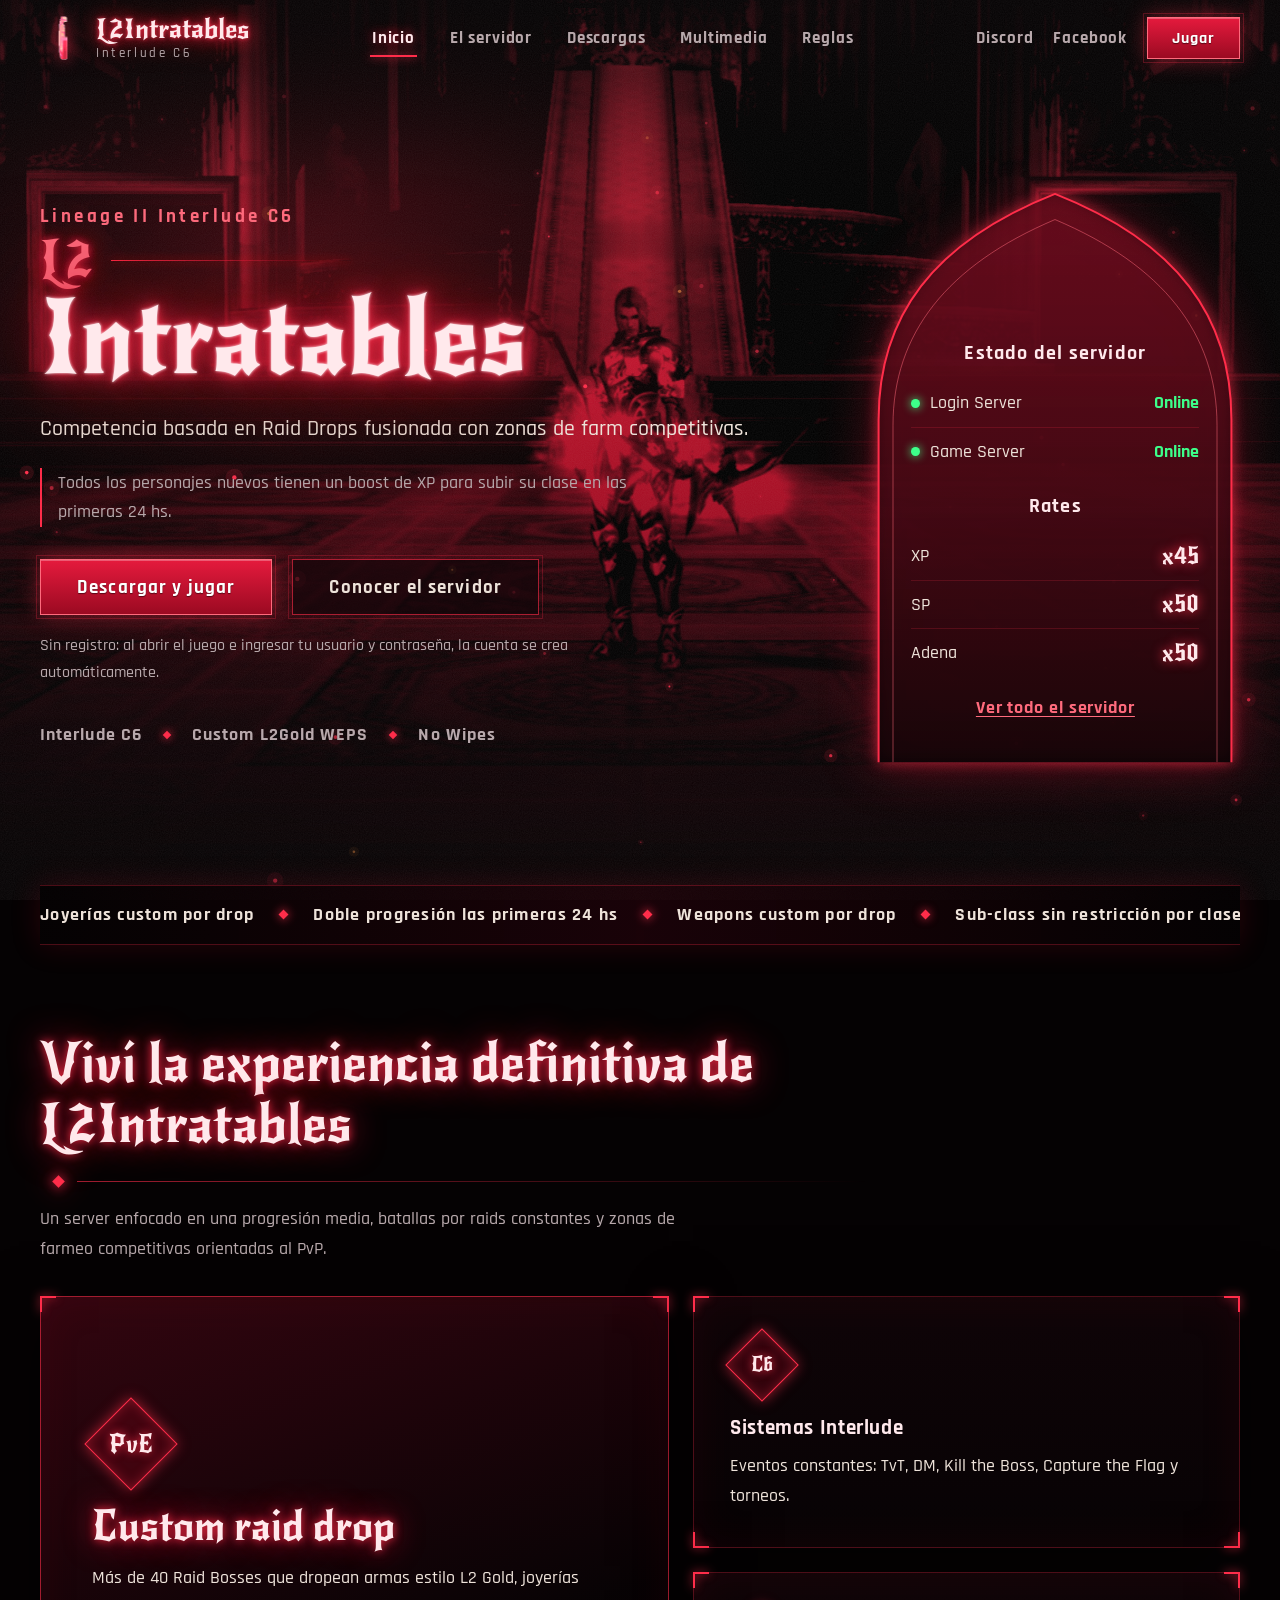
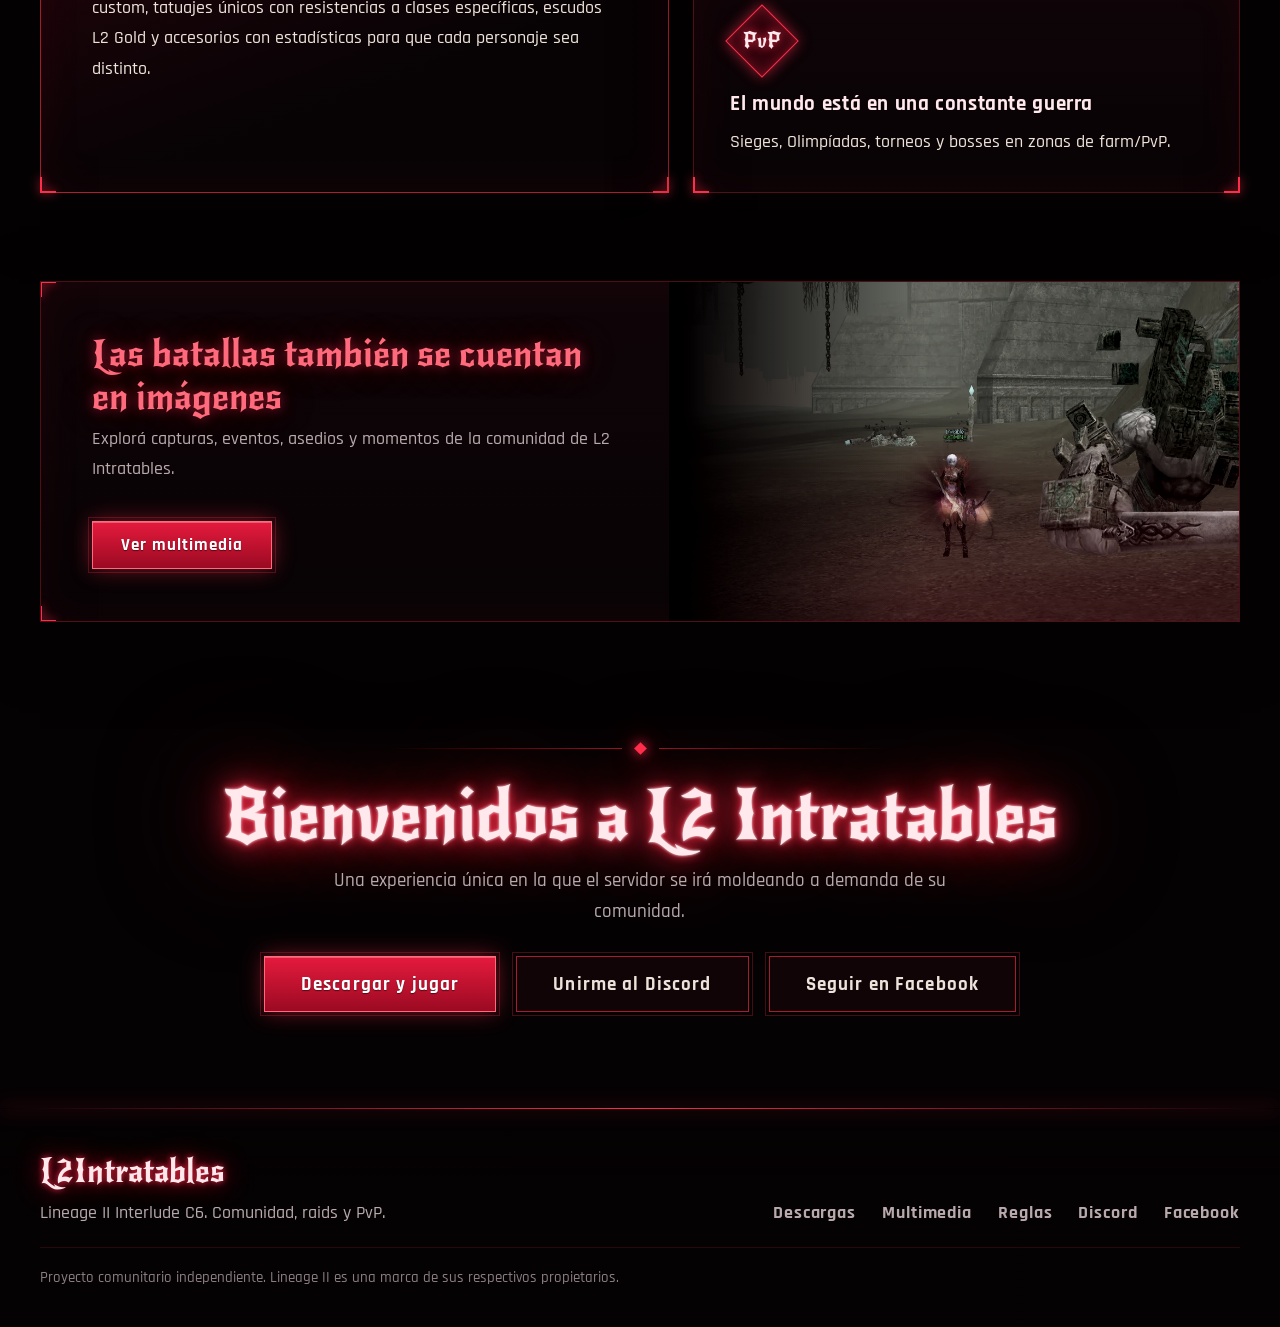
<file: index.html>
<!doctype html>
<html lang="es">
<head>
<meta charset="utf-8"><meta name="viewport" content="width=device-width, initial-scale=1">
<meta name="theme-color" content="#050203"><meta name="description" content="Servidor Lineage II Interlude C6: raids, zonas de farm competitivas, PvP y eventos.">
<title>Inicio | L2 Intratables — Interlude C6</title>
<link rel="icon" href="assets/favicon-16x16.png" type="image/png">
<link rel="apple-touch-icon" href="assets/apple-touch-icon.png">
<link rel="preconnect" href="https://fonts.googleapis.com"><link rel="preconnect" href="https://fonts.gstatic.com" crossorigin>
<link rel="stylesheet" href="https://fonts.googleapis.com/css2?family=New+Rocker&amp;display=swap">
<link rel="stylesheet" href="assets/fonts.css?v=4"><link rel="stylesheet" href="assets/style.css?v=4">
<script defer src="assets/site.js?v=4"></script>
</head>
<body class="home">
<a class="skip-link" href="#contenido">Saltar al contenido</a>
<div class="scene" aria-hidden="true">
<video class="scene-video" autoplay muted loop playsinline poster="assets/bg/site-bg-poster.jpg"><source src="assets/bg/site-bg-video.webm" type="video/webm"><source src="assets/bg/site-bg-video.mp4" type="video/mp4"></video>
<div class="scene-tint"></div><div class="scene-glow"></div><div class="scene-vignette"></div><canvas class="scene-embers"></canvas>
</div>
<header class="site-header"><div class="wrap nav-wrap">
<a class="brand" href="index.html" aria-label="L2 Intratables, inicio"><img class="brand-mark" src="assets/l2Intratables-logo.gif" alt="" width="44" height="44"><span class="brand-copy"><span class="brand-name">L2Intratables</span><span class="brand-sub">Interlude C6</span></span></a>
<nav id="main-nav" class="main-nav" aria-label="Navegación principal"><a href="index.html" aria-current="page">Inicio</a><a href="information.html">El servidor</a><a href="downloads.html">Descargas</a><a href="multimedia.html">Multimedia</a><a href="rules.html">Reglas</a><a class="nav-social" href="https://discord.gg/cTSgzqUdz6" target="_blank" rel="noopener noreferrer">Discord<span class="sr-only"> (se abre en otra pestaña)</span></a><a class="nav-social" href="https://www.facebook.com/profile.php?id=61594117560274" target="_blank" rel="noopener noreferrer">Facebook<span class="sr-only"> (se abre en otra pestaña)</span></a></nav>
<div class="header-actions"><a class="link-social" href="https://discord.gg/cTSgzqUdz6" target="_blank" rel="noopener noreferrer">Discord<span class="sr-only"> (se abre en otra pestaña)</span></a><a class="link-social" href="https://www.facebook.com/profile.php?id=61594117560274" target="_blank" rel="noopener noreferrer">Facebook<span class="sr-only"> (se abre en otra pestaña)</span></a><a class="button primary btn-play" href="downloads.html">Jugar</a></div>
<button class="nav-toggle" type="button" aria-expanded="false" aria-controls="main-nav" aria-label="Abrir menú"><span></span><span></span><span></span></button>
</div></header>
<main id="contenido" class="wrap site-main">
<section class="hero">
<div class="hero-copy">
<p class="hero-kicker">Lineage II Interlude C6</p>
<h1 class="title"><span class="title-l2">L2</span><span class="title-main">Intratables</span></h1>
<p class="lead">Competencia basada en Raid Drops fusionada con zonas de farm competitivas.</p>
<p class="boost">Todos los personajes nuevos tienen un boost de XP para subir su clase en las primeras 24 hs.</p>
<div class="actions"><a class="button primary large" href="downloads.html">Descargar y jugar</a><a class="button large" href="information.html">Conocer el servidor</a></div>
<p class="note autoacc">Sin registro: al abrir el juego e ingresar tu usuario y contraseña, la cuenta se crea automáticamente.</p>
<ul class="hero-tags"><li>Interlude C6</li><li>Custom L2Gold WEPS</li><li>No Wipes</li></ul>
</div>
<aside class="arch" aria-label="Estado del servidor y rates">
<svg viewBox="0 0 100 100" preserveAspectRatio="none" aria-hidden="true"><defs><linearGradient id="archGrad" x1="0" y1="0" x2="0" y2="1"><stop offset="0" stop-color="#4a0614" stop-opacity=".7"/><stop offset="1" stop-color="#080305" stop-opacity=".92"/></linearGradient></defs>
<path class="arch-fill" d="M1,100 V40 C1,22 16,9 50,0.5 C84,9 99,22 99,40 V100 Z"/>
<path class="arch-line" d="M1,100 V40 C1,22 16,9 50,0.5 C84,9 99,22 99,40 V100"/>
<path class="arch-line inner" d="M5,100 V41 C5,25 20,13 50,5 C80,13 95,25 95,41 V100"/></svg>
<div class="arch-body">
<div class="status-block"><h2>Estado del servidor</h2>
<ul class="status-list"><li><span class="status-name"><b class="dot"></b>Login Server</span><span class="state is-on">Online</span></li><li><span class="status-name"><b class="dot"></b>Game Server</span><span class="state is-on">Online</span></li></ul></div>
<h2 class="rates-title">Rates</h2>
<ul class="rate-list"><li><span>XP</span><strong>x45</strong></li><li><span>SP</span><strong>x50</strong></li><li><span>Adena</span><strong>x50</strong></li></ul>
<a class="arch-link" href="information.html">Ver todo el servidor</a></div></aside>
</section>
<div class="ticker" aria-hidden="true"><div class="ticker-track"><div class="ticker-group"><span class="ticker-item">Joyerías custom por drop</span><span class="ticker-item">Doble progresión las primeras 24 hs</span><span class="ticker-item">Weapons custom por drop</span><span class="ticker-item">Sub-class sin restricción por clases</span><span class="ticker-item">Clases balanceadas</span><span class="ticker-item">No wipes</span><span class="ticker-item">Reward por PvPs y PKs</span><span class="ticker-item">Zonas rotativas de flag</span><span class="ticker-item">Enfocado al PvP</span><span class="ticker-item">TvT y Olympiad events</span><span class="ticker-item">Accesorios custom por drop</span><span class="ticker-item">Interlude C6</span></div><div class="ticker-group" aria-hidden="true"><span class="ticker-item">Joyerías custom por drop</span><span class="ticker-item">Doble progresión las primeras 24 hs</span><span class="ticker-item">Weapons custom por drop</span><span class="ticker-item">Sub-class sin restricción por clases</span><span class="ticker-item">Clases balanceadas</span><span class="ticker-item">No wipes</span><span class="ticker-item">Reward por PvPs y PKs</span><span class="ticker-item">Zonas rotativas de flag</span><span class="ticker-item">Enfocado al PvP</span><span class="ticker-item">TvT y Olympiad events</span><span class="ticker-item">Accesorios custom por drop</span><span class="ticker-item">Interlude C6</span></div></div></div>
<section class="section-head"><h2>Viví la experiencia definitiva de L2Intratables</h2><div class="ornament is-left" aria-hidden="true"><i></i></div><p>Un server enfocado en una progresión media, batallas por raids constantes y zonas de farmeo competitivas orientadas al PvP.</p></section>
<section class="features">
<article class="panel featured"><div class="glyph" aria-hidden="true"><span>PvE</span></div><h3>Custom raid drop</h3><p>Más de 40 Raid Bosses que dropean armas estilo L2 Gold, joyerías custom, tatuajes únicos con resistencias a clases específicas, escudos L2 Gold y accesorios con estadísticas para que cada personaje sea distinto.</p></article>
<article class="panel"><div class="glyph" aria-hidden="true"><span>C6</span></div><h3>Sistemas Interlude</h3><p>Eventos constantes: TvT, DM, Kill the Boss, Capture the Flag y torneos.</p></article>
<article class="panel"><div class="glyph" aria-hidden="true"><span>PvP</span></div><h3>El mundo está en una constante guerra</h3><p>Sieges, Olimpíadas, torneos y bosses en zonas de farm/PvP.</p></article>
</section>
<section class="panel promo"><div class="promo-copy"><h2>Las batallas también se cuentan en imágenes</h2><p>Explorá capturas, eventos, asedios y momentos de la comunidad de L2 Intratables.</p><a class="button primary" href="multimedia.html">Ver multimedia</a></div><div class="promo-img" role="img" aria-label="Captura de un raid boss en Lineage II"></div></section>
<section class="welcome"><div class="ornament" aria-hidden="true"><i></i></div><h2>Bienvenidos a L2 Intratables</h2><p>Una experiencia única en la que el servidor se irá moldeando a demanda de su comunidad.</p><div class="actions"><a class="button primary large" href="downloads.html">Descargar y jugar</a><a class="button large" href="https://discord.gg/cTSgzqUdz6" target="_blank" rel="noopener noreferrer">Unirme al Discord<span class="sr-only"> (se abre en otra pestaña)</span></a><a class="button large" href="https://www.facebook.com/profile.php?id=61594117560274" target="_blank" rel="noopener noreferrer">Seguir en Facebook<span class="sr-only"> (se abre en otra pestaña)</span></a></div></section>
</main>
<footer class="site-footer"><div class="wrap footer-inner"><div><a class="footer-brand" href="index.html">L2Intratables</a><p>Lineage II Interlude C6. Comunidad, raids y PvP.</p></div><nav class="footer-links" aria-label="Pie de página"><a href="downloads.html">Descargas</a><a href="multimedia.html">Multimedia</a><a href="rules.html">Reglas</a><a href="https://discord.gg/cTSgzqUdz6" target="_blank" rel="noopener noreferrer">Discord<span class="sr-only"> (se abre en otra pestaña)</span></a><a href="https://www.facebook.com/profile.php?id=61594117560274" target="_blank" rel="noopener noreferrer">Facebook<span class="sr-only"> (se abre en otra pestaña)</span></a></nav><small>Proyecto comunitario independiente. Lineage II es una marca de sus respectivos propietarios.</small></div></footer>
</body></html>
</file>
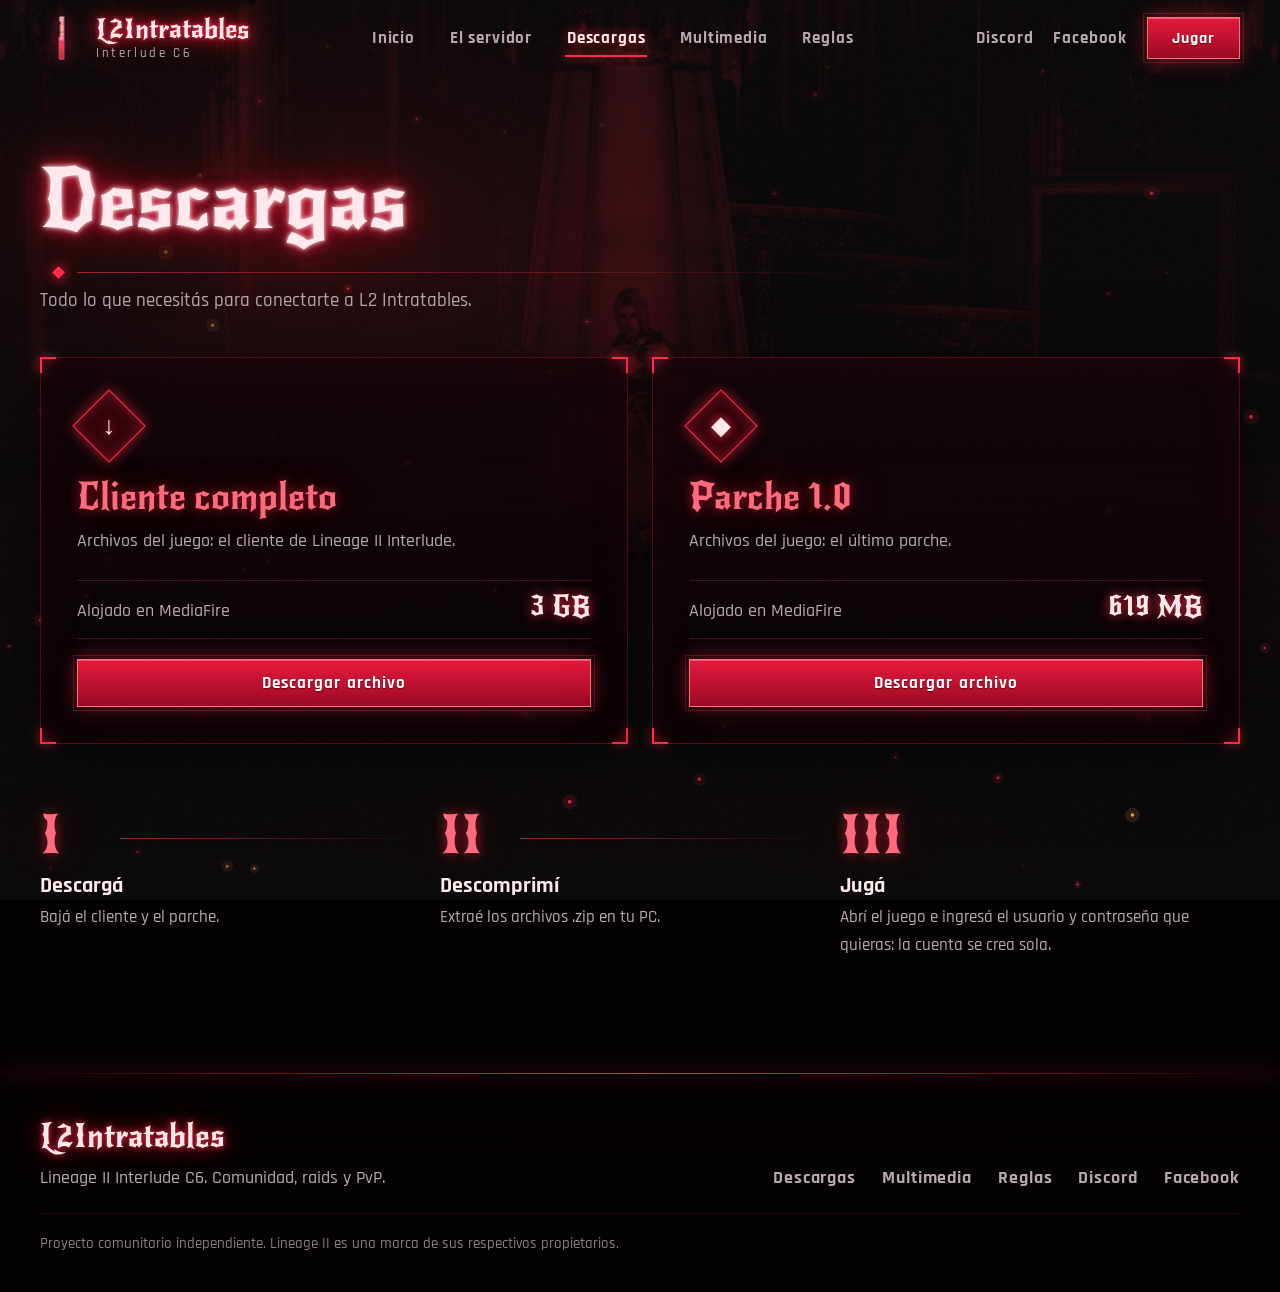
<file: downloads.html>
<!doctype html>
<html lang="es">
<head>
<meta charset="utf-8"><meta name="viewport" content="width=device-width, initial-scale=1">
<meta name="theme-color" content="#050203"><meta name="description" content="Descargá los archivos necesarios para jugar L2 Intratables Interlude C6.">
<title>Descargas | L2 Intratables — Interlude C6</title>
<link rel="icon" href="assets/favicon-16x16.png" type="image/png">
<link rel="apple-touch-icon" href="assets/apple-touch-icon.png">
<link rel="preconnect" href="https://fonts.googleapis.com"><link rel="preconnect" href="https://fonts.gstatic.com" crossorigin>
<link rel="stylesheet" href="https://fonts.googleapis.com/css2?family=New+Rocker&amp;display=swap">
<link rel="stylesheet" href="assets/fonts.css?v=4"><link rel="stylesheet" href="assets/style.css?v=4">
<script defer src="assets/site.js?v=4"></script>
</head>
<body class="inner">
<a class="skip-link" href="#contenido">Saltar al contenido</a>
<div class="scene" aria-hidden="true">
<video class="scene-video" autoplay muted loop playsinline poster="assets/bg/site-bg-poster.jpg"><source src="assets/bg/site-bg-video.webm" type="video/webm"><source src="assets/bg/site-bg-video.mp4" type="video/mp4"></video>
<div class="scene-tint"></div><div class="scene-glow"></div><div class="scene-vignette"></div><canvas class="scene-embers"></canvas>
</div>
<header class="site-header"><div class="wrap nav-wrap">
<a class="brand" href="index.html" aria-label="L2 Intratables, inicio"><img class="brand-mark" src="assets/l2Intratables-logo.gif" alt="" width="44" height="44"><span class="brand-copy"><span class="brand-name">L2Intratables</span><span class="brand-sub">Interlude C6</span></span></a>
<nav id="main-nav" class="main-nav" aria-label="Navegación principal"><a href="index.html">Inicio</a><a href="information.html">El servidor</a><a href="downloads.html" aria-current="page">Descargas</a><a href="multimedia.html">Multimedia</a><a href="rules.html">Reglas</a><a class="nav-social" href="https://discord.gg/cTSgzqUdz6" target="_blank" rel="noopener noreferrer">Discord<span class="sr-only"> (se abre en otra pestaña)</span></a><a class="nav-social" href="https://www.facebook.com/profile.php?id=61594117560274" target="_blank" rel="noopener noreferrer">Facebook<span class="sr-only"> (se abre en otra pestaña)</span></a></nav>
<div class="header-actions"><a class="link-social" href="https://discord.gg/cTSgzqUdz6" target="_blank" rel="noopener noreferrer">Discord<span class="sr-only"> (se abre en otra pestaña)</span></a><a class="link-social" href="https://www.facebook.com/profile.php?id=61594117560274" target="_blank" rel="noopener noreferrer">Facebook<span class="sr-only"> (se abre en otra pestaña)</span></a><a class="button primary btn-play" href="downloads.html">Jugar</a></div>
<button class="nav-toggle" type="button" aria-expanded="false" aria-controls="main-nav" aria-label="Abrir menú"><span></span><span></span><span></span></button>
</div></header>
<main id="contenido" class="wrap site-main">
<header class="page-head"><h1>Descargas</h1><div class="ornament is-left" aria-hidden="true"><i></i></div><p>Todo lo que necesitás para conectarte a L2 Intratables.</p></header><section class="dl-grid"><article class="panel dl-card"><div class="glyph" aria-hidden="true"><span>↓</span></div><h2>Cliente completo</h2><p>Archivos del juego: el cliente de Lineage II Interlude.</p><div class="dl-meta"><span class="muted">Alojado en MediaFire</span><strong>3 GB</strong></div><a class="button primary full" href="https://www.mediafire.com/file/9j1fzezbjl2om3y/Lineage2_Interlude_Client.zip/file" target="_blank" rel="noopener noreferrer">Descargar archivo<span class="sr-only"> (se abre en otra pestaña)</span></a></article><article class="panel dl-card"><div class="glyph" aria-hidden="true"><span>◆</span></div><h2>Parche 1.0</h2><p>Archivos del juego: el último parche.</p><div class="dl-meta"><span class="muted">Alojado en MediaFire</span><strong>619 MB</strong></div><a class="button primary full" href="https://www.mediafire.com/file/cbck837giiu42gi/Parche_L2_Intratable_Stuck_Sub_%252B1.zip/file" target="_blank" rel="noopener noreferrer">Descargar archivo<span class="sr-only"> (se abre en otra pestaña)</span></a></article></section><ol class="steps"><li><strong>Descargá</strong><small>Bajá el cliente y el parche.</small></li><li><strong>Descomprimí</strong><small>Extraé los archivos .zip en tu PC.</small></li><li><strong>Jugá</strong><small>Abrí el juego e ingresá el usuario y contraseña que quieras: la cuenta se crea sola.</small></li></ol>
</main>
<footer class="site-footer"><div class="wrap footer-inner"><div><a class="footer-brand" href="index.html">L2Intratables</a><p>Lineage II Interlude C6. Comunidad, raids y PvP.</p></div><nav class="footer-links" aria-label="Pie de página"><a href="downloads.html">Descargas</a><a href="multimedia.html">Multimedia</a><a href="rules.html">Reglas</a><a href="https://discord.gg/cTSgzqUdz6" target="_blank" rel="noopener noreferrer">Discord<span class="sr-only"> (se abre en otra pestaña)</span></a><a href="https://www.facebook.com/profile.php?id=61594117560274" target="_blank" rel="noopener noreferrer">Facebook<span class="sr-only"> (se abre en otra pestaña)</span></a></nav><small>Proyecto comunitario independiente. Lineage II es una marca de sus respectivos propietarios.</small></div></footer>
</body></html>
</file>
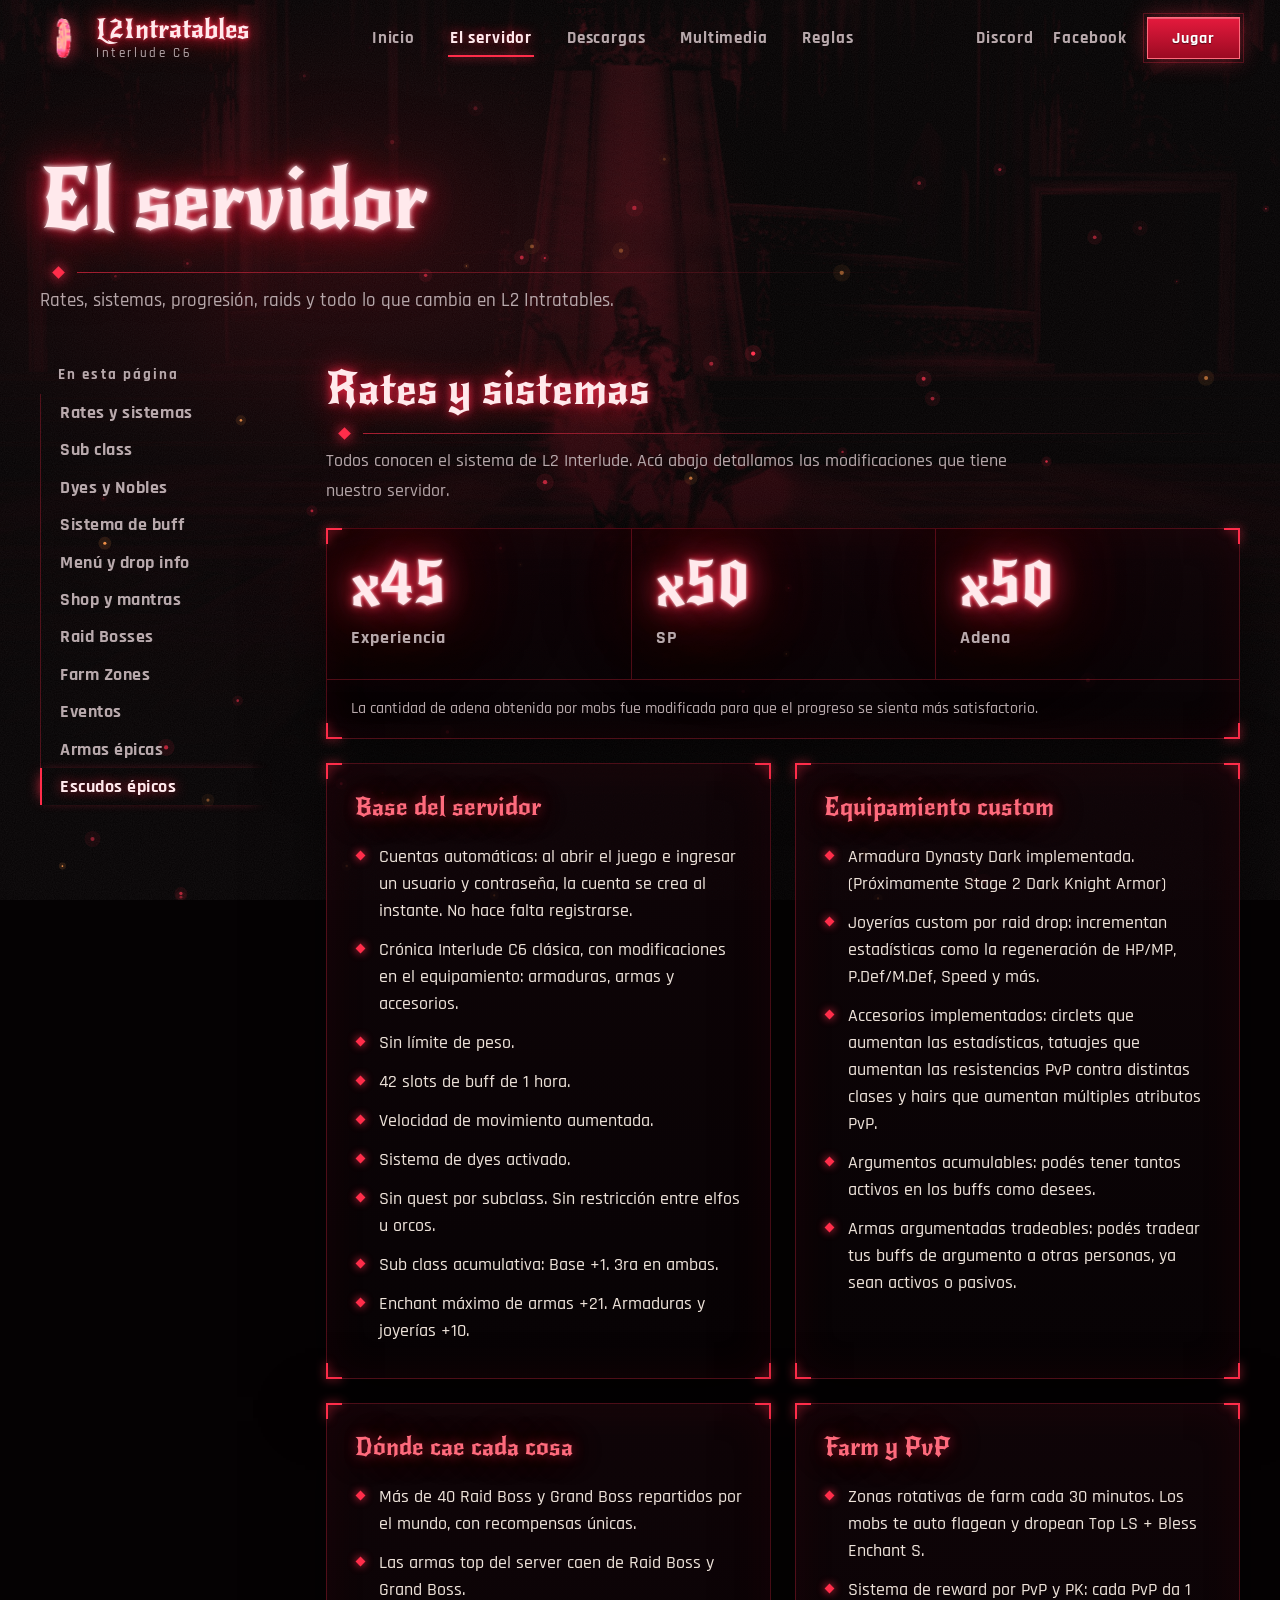
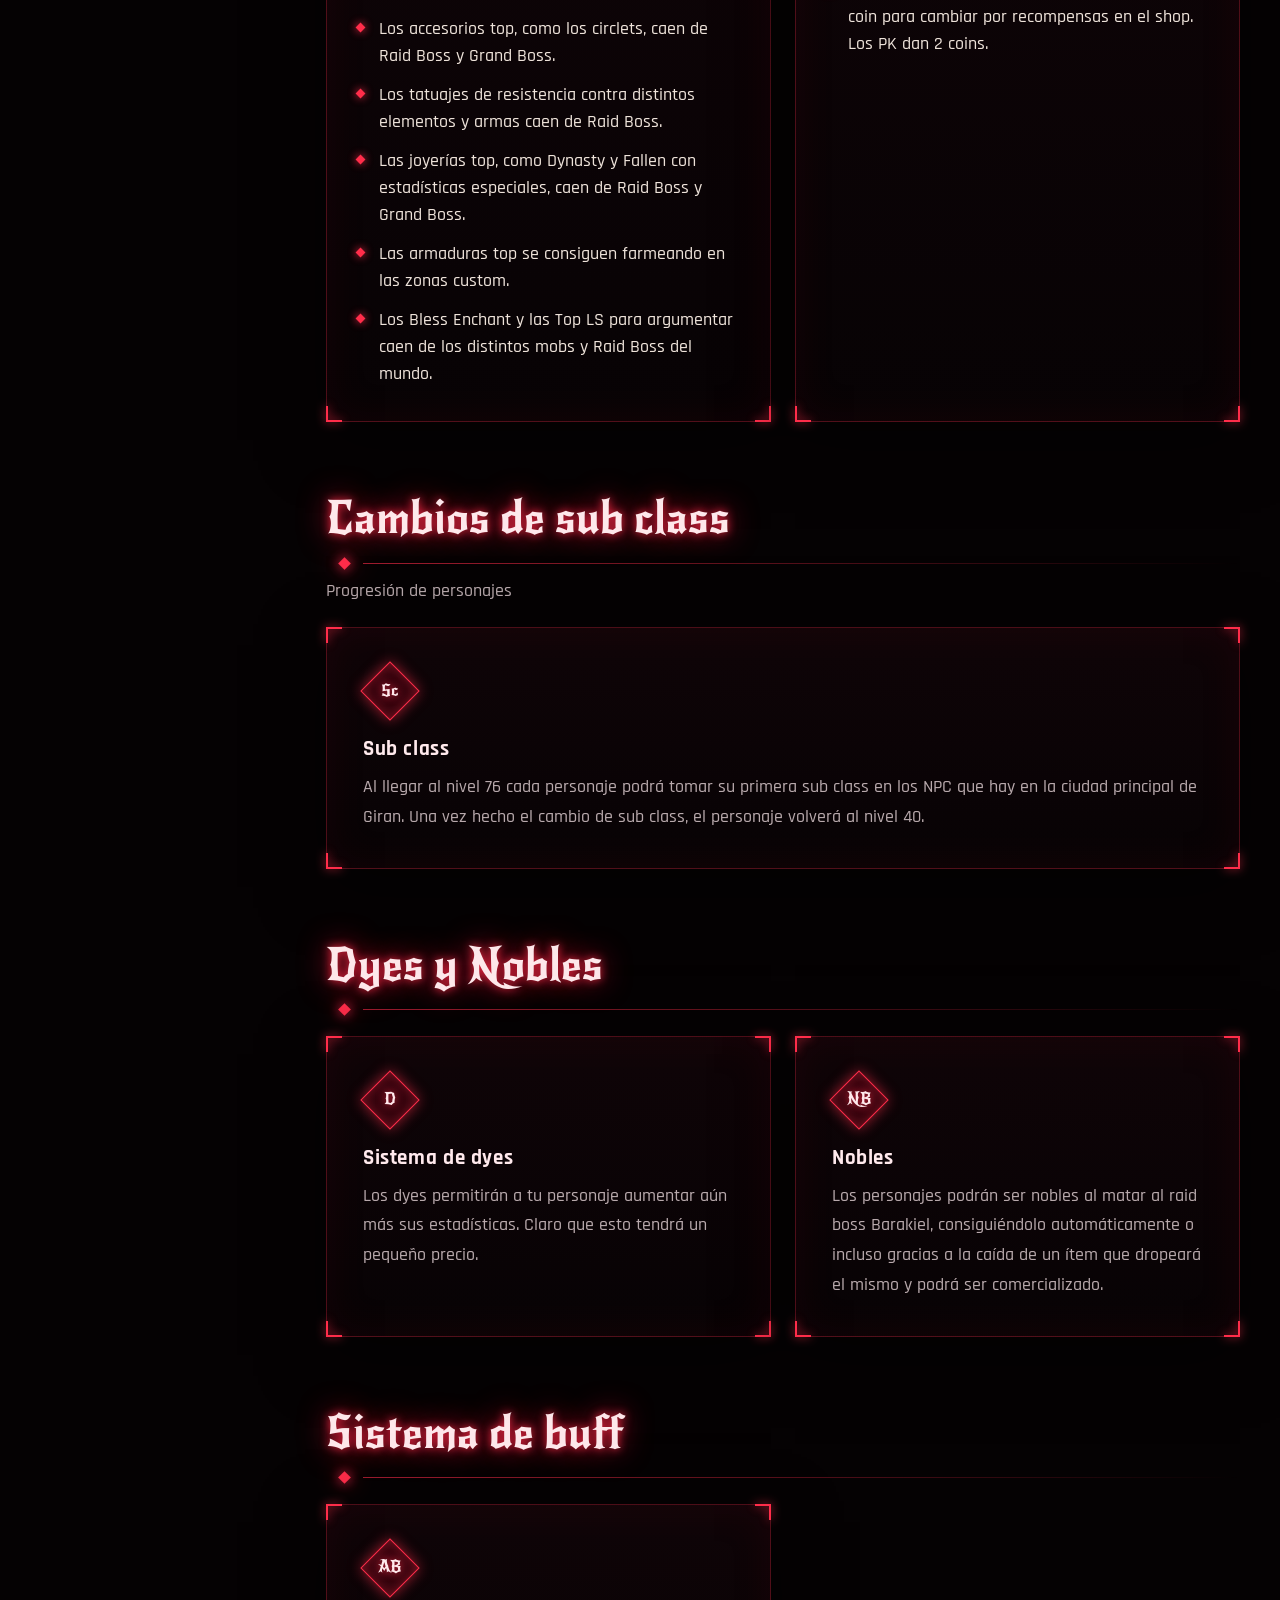
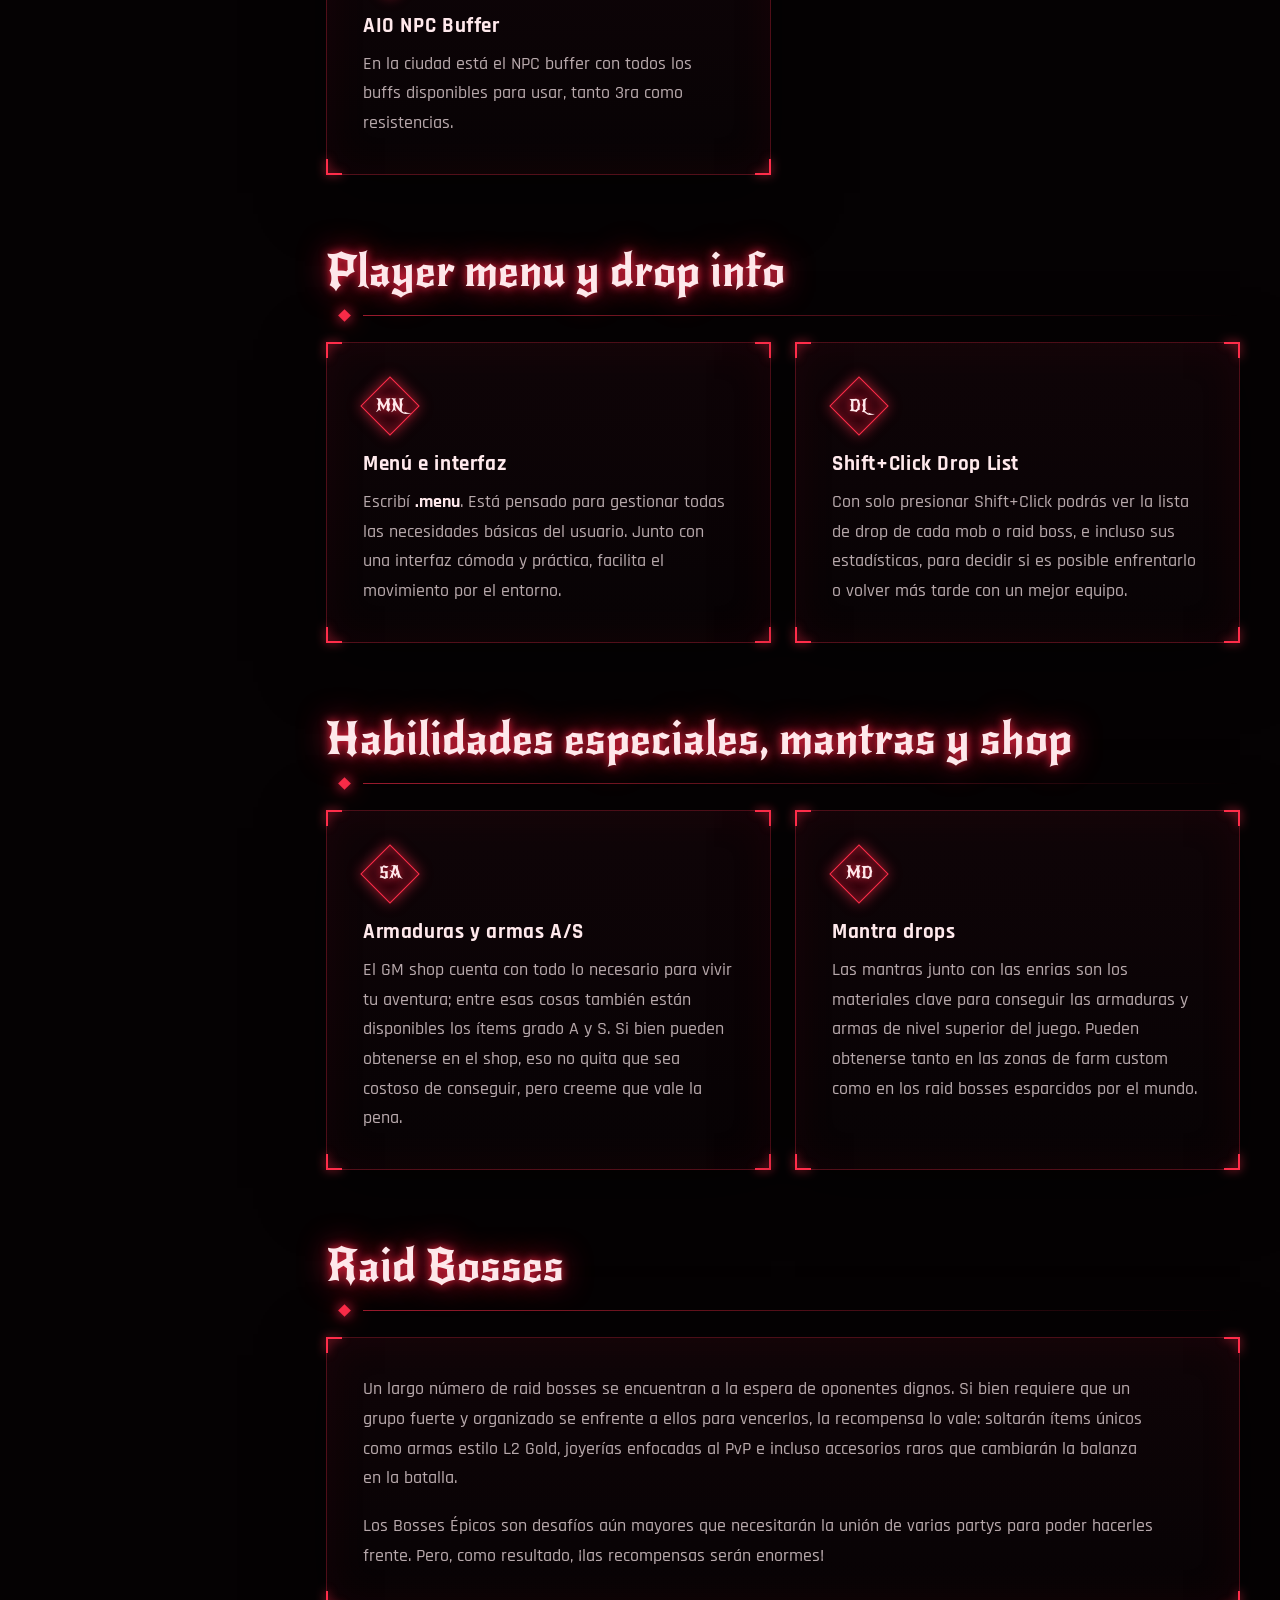
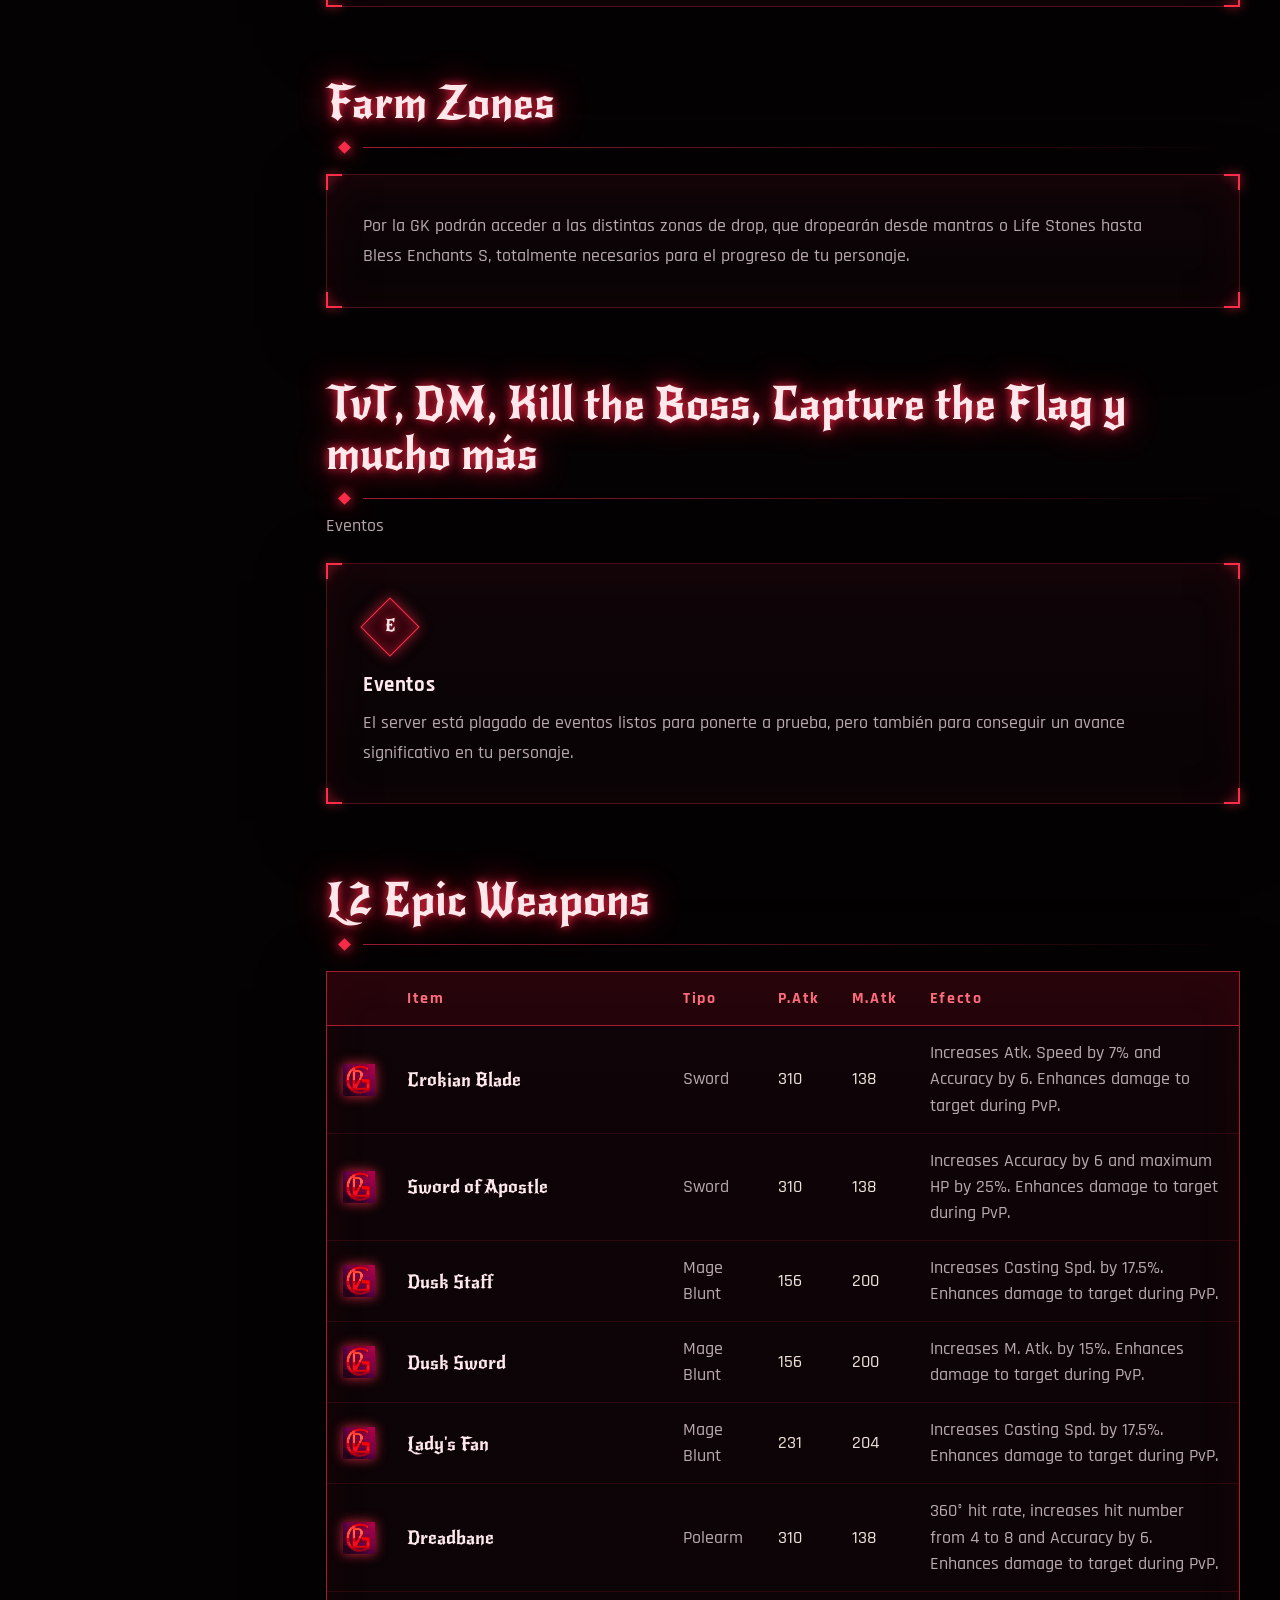
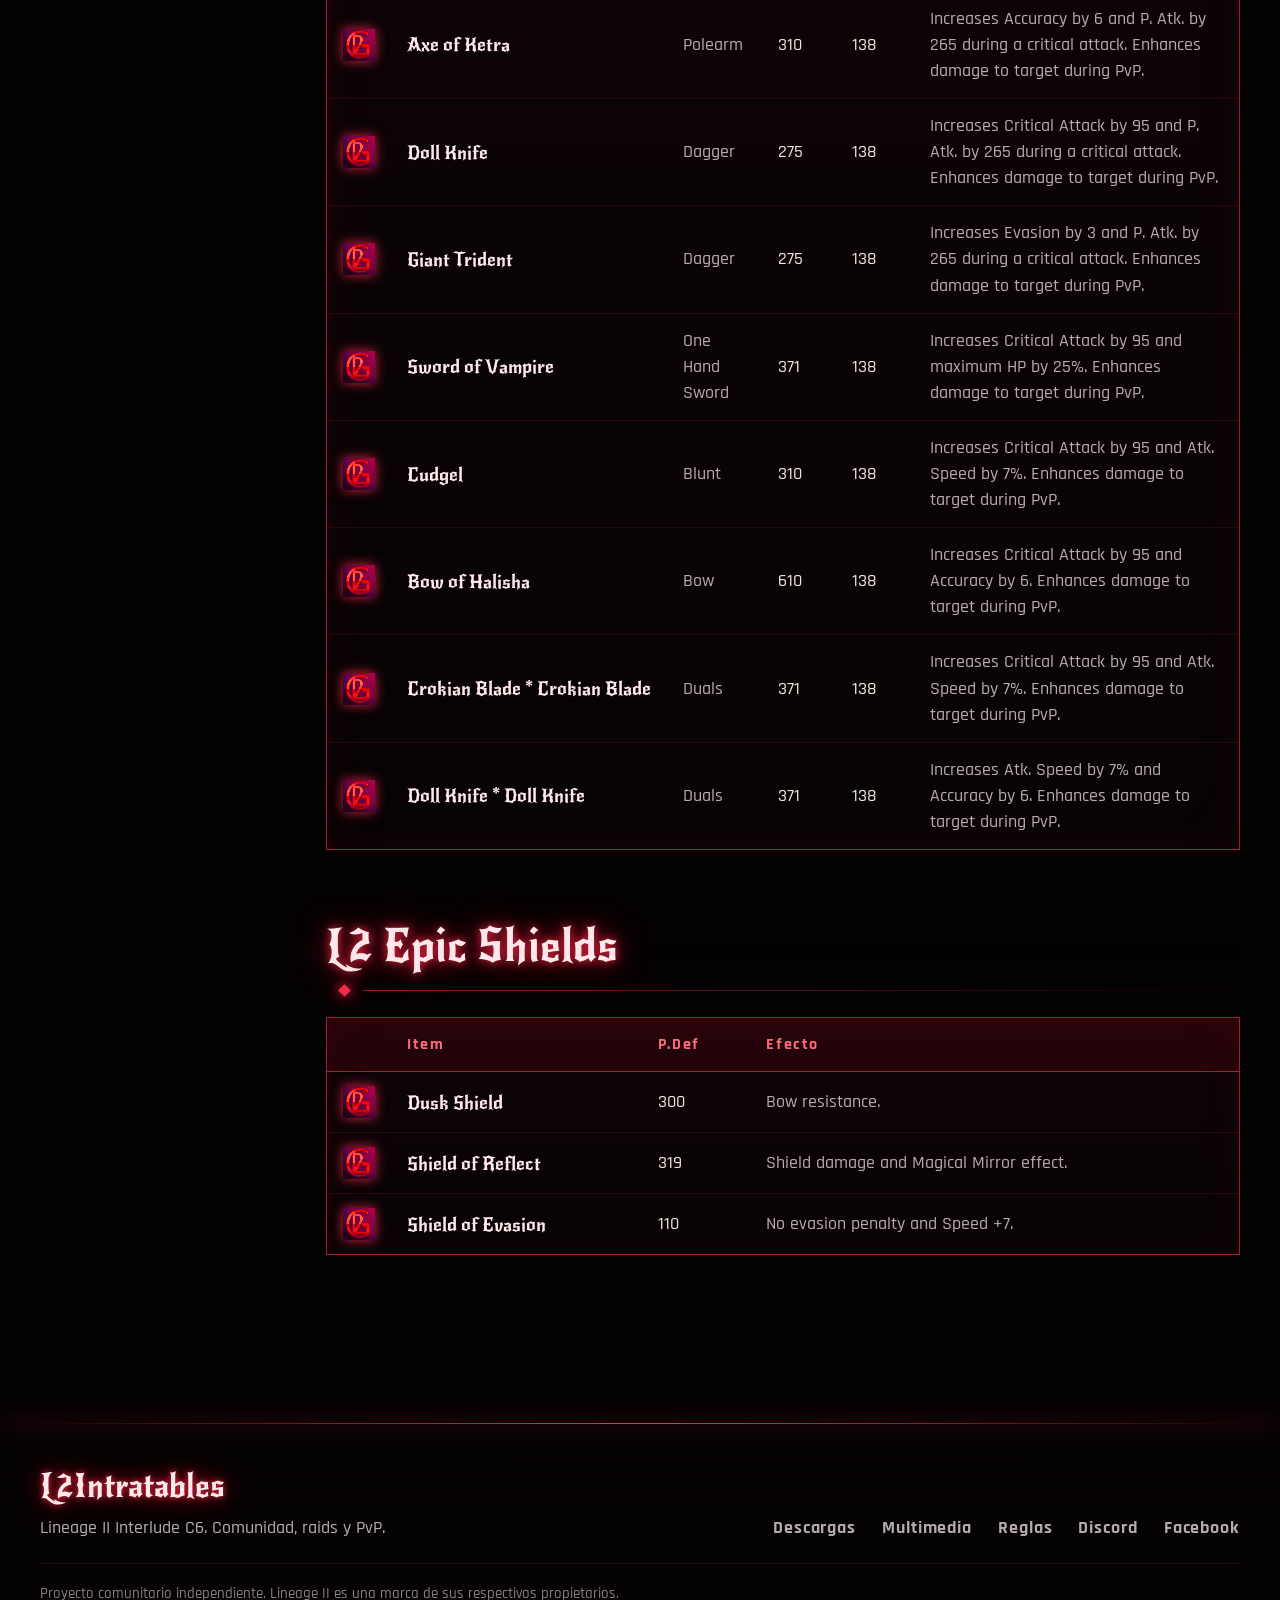
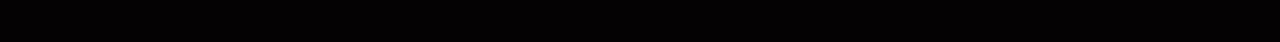
<file: information.html>
<!doctype html>
<html lang="es">
<head>
<meta charset="utf-8"><meta name="viewport" content="width=device-width, initial-scale=1">
<meta name="theme-color" content="#050203"><meta name="description" content="Rates, sistemas, progresión, raids y características de L2 Intratables.">
<title>El servidor | L2 Intratables — Interlude C6</title>
<link rel="icon" href="assets/favicon-16x16.png" type="image/png">
<link rel="apple-touch-icon" href="assets/apple-touch-icon.png">
<link rel="preconnect" href="https://fonts.googleapis.com"><link rel="preconnect" href="https://fonts.gstatic.com" crossorigin>
<link rel="stylesheet" href="https://fonts.googleapis.com/css2?family=New+Rocker&amp;display=swap">
<link rel="stylesheet" href="assets/fonts.css?v=4"><link rel="stylesheet" href="assets/style.css?v=4">
<script defer src="assets/site.js?v=4"></script>
</head>
<body class="inner">
<a class="skip-link" href="#contenido">Saltar al contenido</a>
<div class="scene" aria-hidden="true">
<video class="scene-video" autoplay muted loop playsinline poster="assets/bg/site-bg-poster.jpg"><source src="assets/bg/site-bg-video.webm" type="video/webm"><source src="assets/bg/site-bg-video.mp4" type="video/mp4"></video>
<div class="scene-tint"></div><div class="scene-glow"></div><div class="scene-vignette"></div><canvas class="scene-embers"></canvas>
</div>
<header class="site-header"><div class="wrap nav-wrap">
<a class="brand" href="index.html" aria-label="L2 Intratables, inicio"><img class="brand-mark" src="assets/l2Intratables-logo.gif" alt="" width="44" height="44"><span class="brand-copy"><span class="brand-name">L2Intratables</span><span class="brand-sub">Interlude C6</span></span></a>
<nav id="main-nav" class="main-nav" aria-label="Navegación principal"><a href="index.html">Inicio</a><a href="information.html" aria-current="page">El servidor</a><a href="downloads.html">Descargas</a><a href="multimedia.html">Multimedia</a><a href="rules.html">Reglas</a><a class="nav-social" href="https://discord.gg/cTSgzqUdz6" target="_blank" rel="noopener noreferrer">Discord<span class="sr-only"> (se abre en otra pestaña)</span></a><a class="nav-social" href="https://www.facebook.com/profile.php?id=61594117560274" target="_blank" rel="noopener noreferrer">Facebook<span class="sr-only"> (se abre en otra pestaña)</span></a></nav>
<div class="header-actions"><a class="link-social" href="https://discord.gg/cTSgzqUdz6" target="_blank" rel="noopener noreferrer">Discord<span class="sr-only"> (se abre en otra pestaña)</span></a><a class="link-social" href="https://www.facebook.com/profile.php?id=61594117560274" target="_blank" rel="noopener noreferrer">Facebook<span class="sr-only"> (se abre en otra pestaña)</span></a><a class="button primary btn-play" href="downloads.html">Jugar</a></div>
<button class="nav-toggle" type="button" aria-expanded="false" aria-controls="main-nav" aria-label="Abrir menú"><span></span><span></span><span></span></button>
</div></header>
<main id="contenido" class="wrap site-main">
<header class="page-head"><h1>El servidor</h1><div class="ornament is-left" aria-hidden="true"><i></i></div><p>Rates, sistemas, progresión, raids y todo lo que cambia en L2 Intratables.</p></header><div class="doc"><nav aria-label="En esta página"><p class="toc-title">En esta página</p><ul class="toc"><li style="list-style:none"><a href="#rates">Rates y sistemas</a></li><li style="list-style:none"><a href="#subclass">Sub class</a></li><li style="list-style:none"><a href="#dyes">Dyes y Nobles</a></li><li style="list-style:none"><a href="#buff">Sistema de buff</a></li><li style="list-style:none"><a href="#menu">Menú y drop info</a></li><li style="list-style:none"><a href="#shop">Shop y mantras</a></li><li style="list-style:none"><a href="#raids">Raid Bosses</a></li><li style="list-style:none"><a href="#farm">Farm Zones</a></li><li style="list-style:none"><a href="#eventos">Eventos</a></li><li style="list-style:none"><a href="#armas">Armas épicas</a></li><li style="list-style:none"><a href="#escudos">Escudos épicos</a></li></ul></nav><div><section class="block" id="rates"><div class="block-head"><h2>Rates y sistemas</h2><div class="ornament is-left" aria-hidden="true"><i></i></div><p>Todos conocen el sistema de L2 Interlude. Acá abajo detallamos las modificaciones que tiene nuestro servidor.</p></div><div class="panel rates"><div class="rate"><strong>x45</strong><span>Experiencia</span></div><div class="rate"><strong>x50</strong><span>SP</span></div><div class="rate"><strong>x50</strong><span>Adena</span></div><p class="rates-note">La cantidad de adena obtenida por mobs fue modificada para que el progreso se sienta más satisfactorio.</p></div><div class="groups"><div class="panel"><h3>Base del servidor</h3><ul class="rune-list"><li>Cuentas automáticas: al abrir el juego e ingresar un usuario y contraseña, la cuenta se crea al instante. No hace falta registrarse.</li><li>Crónica Interlude C6 clásica, con modificaciones en el equipamiento: armaduras, armas y accesorios.</li><li>Sin límite de peso.</li><li>42 slots de buff de 1 hora.</li><li>Velocidad de movimiento aumentada.</li><li>Sistema de dyes activado.</li><li>Sin quest por subclass. Sin restricción entre elfos u orcos.</li><li>Sub class acumulativa: Base +1. 3ra en ambas.</li><li>Enchant máximo de armas +21. Armaduras y joyerías +10.</li></ul></div><div class="panel"><h3>Equipamiento custom</h3><ul class="rune-list"><li>Armadura Dynasty Dark implementada. (Próximamente Stage 2 Dark Knight Armor)</li><li>Joyerías custom por raid drop: incrementan estadísticas como la regeneración de HP/MP, P.Def/M.Def, Speed y más.</li><li>Accesorios implementados: circlets que aumentan las estadísticas, tatuajes que aumentan las resistencias PvP contra distintas clases y hairs que aumentan múltiples atributos PvP.</li><li>Argumentos acumulables: podés tener tantos activos en los buffs como desees.</li><li>Armas argumentadas tradeables: podés tradear tus buffs de argumento a otras personas, ya sean activos o pasivos.</li></ul></div><div class="panel"><h3>Dónde cae cada cosa</h3><ul class="rune-list"><li>Más de 40 Raid Boss y Grand Boss repartidos por el mundo, con recompensas únicas.</li><li>Las armas top del server caen de Raid Boss y Grand Boss.</li><li>Los accesorios top, como los circlets, caen de Raid Boss y Grand Boss.</li><li>Los tatuajes de resistencia contra distintos elementos y armas caen de Raid Boss.</li><li>Las joyerías top, como Dynasty y Fallen con estadísticas especiales, caen de Raid Boss y Grand Boss.</li><li>Las armaduras top se consiguen farmeando en las zonas custom.</li><li>Los Bless Enchant y las Top LS para argumentar caen de los distintos mobs y Raid Boss del mundo.</li></ul></div><div class="panel"><h3>Farm y PvP</h3><ul class="rune-list"><li>Zonas rotativas de farm cada 30 minutos. Los mobs te auto flagean y dropean Top LS + Bless Enchant S.</li><li>Sistema de reward por PvP y PK: cada PvP da 1 coin para cambiar por recompensas en el shop. Los PK dan 2 coins.</li></ul></div></div></section><section class="block" id="subclass"><div class="block-head"><h2>Cambios de sub class</h2><div class="ornament is-left" aria-hidden="true"><i></i></div><p>Progresión de personajes</p></div><article class="panel card"><div class="glyph" aria-hidden="true"><span>Sc</span></div><h3>Sub class</h3><p>Al llegar al nivel 76 cada personaje podrá tomar su primera sub class en los NPC que hay en la ciudad principal de Giran. Una vez hecho el cambio de sub class, el personaje volverá al nivel 40.</p></article></section><section class="block" id="dyes"><div class="block-head"><h2>Dyes y Nobles</h2><div class="ornament is-left" aria-hidden="true"><i></i></div></div><div class="cards"><article class="panel card"><div class="glyph" aria-hidden="true"><span>D</span></div><h3>Sistema de dyes</h3><p>Los dyes permitirán a tu personaje aumentar aún más sus estadísticas. Claro que esto tendrá un pequeño precio.</p></article><article class="panel card"><div class="glyph" aria-hidden="true"><span>NB</span></div><h3>Nobles</h3><p>Los personajes podrán ser nobles al matar al raid boss Barakiel, consiguiéndolo automáticamente o incluso gracias a la caída de un ítem que dropeará el mismo y podrá ser comercializado.</p></article></div></section><section class="block" id="buff"><div class="block-head"><h2>Sistema de buff</h2><div class="ornament is-left" aria-hidden="true"><i></i></div></div><div class="cards"><article class="panel card"><div class="glyph" aria-hidden="true"><span>AB</span></div><h3>AIO NPC Buffer</h3><p>En la ciudad está el NPC buffer con todos los buffs disponibles para usar, tanto 3ra como resistencias.</p></article></div></section><section class="block" id="menu"><div class="block-head"><h2>Player menu y drop info</h2><div class="ornament is-left" aria-hidden="true"><i></i></div></div><div class="cards"><article class="panel card"><div class="glyph" aria-hidden="true"><span>MN</span></div><h3>Menú e interfaz</h3><p>Escribí <b>.menu</b>. Está pensado para gestionar todas las necesidades básicas del usuario. Junto con una interfaz cómoda y práctica, facilita el movimiento por el entorno.</p></article><article class="panel card"><div class="glyph" aria-hidden="true"><span>DL</span></div><h3>Shift+Click Drop List</h3><p>Con solo presionar Shift+Click podrás ver la lista de drop de cada mob o raid boss, e incluso sus estadísticas, para decidir si es posible enfrentarlo o volver más tarde con un mejor equipo.</p></article></div></section><section class="block" id="shop"><div class="block-head"><h2>Habilidades especiales, mantras y shop</h2><div class="ornament is-left" aria-hidden="true"><i></i></div></div><div class="cards"><article class="panel card"><div class="glyph" aria-hidden="true"><span>SA</span></div><h3>Armaduras y armas A/S</h3><p>El GM shop cuenta con todo lo necesario para vivir tu aventura; entre esas cosas también están disponibles los ítems grado A y S. Si bien pueden obtenerse en el shop, eso no quita que sea costoso de conseguir, pero creeme que vale la pena.</p></article><article class="panel card"><div class="glyph" aria-hidden="true"><span>MD</span></div><h3>Mantra drops</h3><p>Las mantras junto con las enrias son los materiales clave para conseguir las armaduras y armas de nivel superior del juego. Pueden obtenerse tanto en las zonas de farm custom como en los raid bosses esparcidos por el mundo.</p></article></div></section><section class="block" id="raids"><div class="block-head"><h2>Raid Bosses</h2><div class="ornament is-left" aria-hidden="true"><i></i></div></div><div class="panel prose"><p>Un largo número de raid bosses se encuentran a la espera de oponentes dignos. Si bien requiere que un grupo fuerte y organizado se enfrente a ellos para vencerlos, la recompensa lo vale: soltarán ítems únicos como armas estilo L2 Gold, joyerías enfocadas al PvP e incluso accesorios raros que cambiarán la balanza en la batalla.</p><p>Los Bosses Épicos son desafíos aún mayores que necesitarán la unión de varias partys para poder hacerles frente. Pero, como resultado, ¡las recompensas serán enormes!</p></div></section><section class="block" id="farm"><div class="block-head"><h2>Farm Zones</h2><div class="ornament is-left" aria-hidden="true"><i></i></div></div><div class="panel prose"><p>Por la GK podrán acceder a las distintas zonas de drop, que dropearán desde mantras o Life Stones hasta Bless Enchants S, totalmente necesarios para el progreso de tu personaje.</p></div></section><section class="block" id="eventos"><div class="block-head"><h2>TvT, DM, Kill the Boss, Capture the Flag y mucho más</h2><div class="ornament is-left" aria-hidden="true"><i></i></div><p>Eventos</p></div><div class="cards one"><article class="panel card"><div class="glyph" aria-hidden="true"><span>E</span></div><h3>Eventos</h3><p>El server está plagado de eventos listos para ponerte a prueba, pero también para conseguir un avance significativo en tu personaje.</p></article></div></section><section class="block" id="armas"><div class="block-head"><h2>L2 Epic Weapons</h2><div class="ornament is-left" aria-hidden="true"><i></i></div></div><div class="panel table-wrap" role="region" aria-label="Tabla de armas épicas" tabindex="0"><table><thead><tr><th style="width:64px"><span class="sr-only">Ícono</span></th><th>Item</th><th>Tipo</th><th>P.Atk</th><th>M.Atk</th><th>Efecto</th></tr></thead><tbody><tr><td><img alt="" src="assets/items/l2Epic-weapon-icon.png" width="32" height="32"></td><td class="item">Crokian Blade</td><td>Sword</td><td class="num">310</td><td class="num">138</td><td>Increases Atk. Speed by 7% and Accuracy by 6. Enhances damage to target during PvP.</td></tr><tr><td><img alt="" src="assets/items/l2Epic-weapon-icon.png" width="32" height="32"></td><td class="item">Sword of Apostle</td><td>Sword</td><td class="num">310</td><td class="num">138</td><td>Increases Accuracy by 6 and maximum HP by 25%. Enhances damage to target during PvP.</td></tr><tr><td><img alt="" src="assets/items/l2Epic-weapon-icon.png" width="32" height="32"></td><td class="item">Dusk Staff</td><td>Mage Blunt</td><td class="num">156</td><td class="num">200</td><td>Increases Casting Spd. by 17.5%. Enhances damage to target during PvP.</td></tr><tr><td><img alt="" src="assets/items/l2Epic-weapon-icon.png" width="32" height="32"></td><td class="item">Dusk Sword</td><td>Mage Blunt</td><td class="num">156</td><td class="num">200</td><td>Increases M. Atk. by 15%. Enhances damage to target during PvP.</td></tr><tr><td><img alt="" src="assets/items/l2Epic-weapon-icon.png" width="32" height="32"></td><td class="item">Lady's Fan</td><td>Mage Blunt</td><td class="num">231</td><td class="num">204</td><td>Increases Casting Spd. by 17.5%. Enhances damage to target during PvP.</td></tr><tr><td><img alt="" src="assets/items/l2Epic-weapon-icon.png" width="32" height="32"></td><td class="item">Dreadbane</td><td>Polearm</td><td class="num">310</td><td class="num">138</td><td>360° hit rate, increases hit number from 4 to 8 and Accuracy by 6. Enhances damage to target during PvP.</td></tr><tr><td><img alt="" src="assets/items/l2Epic-weapon-icon.png" width="32" height="32"></td><td class="item">Axe of Ketra</td><td>Polearm</td><td class="num">310</td><td class="num">138</td><td>Increases Accuracy by 6 and P. Atk. by 265 during a critical attack. Enhances damage to target during PvP.</td></tr><tr><td><img alt="" src="assets/items/l2Epic-weapon-icon.png" width="32" height="32"></td><td class="item">Doll Knife</td><td>Dagger</td><td class="num">275</td><td class="num">138</td><td>Increases Critical Attack by 95 and P. Atk. by 265 during a critical attack. Enhances damage to target during PvP.</td></tr><tr><td><img alt="" src="assets/items/l2Epic-weapon-icon.png" width="32" height="32"></td><td class="item">Giant Trident</td><td>Dagger</td><td class="num">275</td><td class="num">138</td><td>Increases Evasion by 3 and P. Atk. by 265 during a critical attack. Enhances damage to target during PvP.</td></tr><tr><td><img alt="" src="assets/items/l2Epic-weapon-icon.png" width="32" height="32"></td><td class="item">Sword of Vampire</td><td>One Hand Sword</td><td class="num">371</td><td class="num">138</td><td>Increases Critical Attack by 95 and maximum HP by 25%. Enhances damage to target during PvP.</td></tr><tr><td><img alt="" src="assets/items/l2Epic-weapon-icon.png" width="32" height="32"></td><td class="item">Cudgel</td><td>Blunt</td><td class="num">310</td><td class="num">138</td><td>Increases Critical Attack by 95 and Atk. Speed by 7%. Enhances damage to target during PvP.</td></tr><tr><td><img alt="" src="assets/items/l2Epic-weapon-icon.png" width="32" height="32"></td><td class="item">Bow of Halisha</td><td>Bow</td><td class="num">610</td><td class="num">138</td><td>Increases Critical Attack by 95 and Accuracy by 6. Enhances damage to target during PvP.</td></tr><tr><td><img alt="" src="assets/items/l2Epic-weapon-icon.png" width="32" height="32"></td><td class="item">Crokian Blade * Crokian Blade</td><td>Duals</td><td class="num">371</td><td class="num">138</td><td>Increases Critical Attack by 95 and Atk. Speed by 7%. Enhances damage to target during PvP.</td></tr><tr><td><img alt="" src="assets/items/l2Epic-weapon-icon.png" width="32" height="32"></td><td class="item">Doll Knife * Doll Knife</td><td>Duals</td><td class="num">371</td><td class="num">138</td><td>Increases Atk. Speed by 7% and Accuracy by 6. Enhances damage to target during PvP.</td></tr></tbody></table></div></section><section class="block" id="escudos"><div class="block-head"><h2>L2 Epic Shields</h2><div class="ornament is-left" aria-hidden="true"><i></i></div></div><div class="panel table-wrap" role="region" aria-label="Tabla de escudos épicos" tabindex="0"><table><thead><tr><th style="width:64px"><span class="sr-only">Ícono</span></th><th>Item</th><th>P.Def</th><th>Efecto</th></tr></thead><tbody><tr><td><img alt="" src="assets/items/l2Epic-weapon-icon.png" width="32" height="32"></td><td class="item">Dusk Shield</td><td class="num">300</td><td>Bow resistance.</td></tr><tr><td><img alt="" src="assets/items/l2Epic-weapon-icon.png" width="32" height="32"></td><td class="item">Shield of Reflect</td><td class="num">319</td><td>Shield damage and Magical Mirror effect.</td></tr><tr><td><img alt="" src="assets/items/l2Epic-weapon-icon.png" width="32" height="32"></td><td class="item">Shield of Evasion</td><td class="num">110</td><td>No evasion penalty and Speed +7.</td></tr></tbody></table></div></section></div></div>
</main>
<footer class="site-footer"><div class="wrap footer-inner"><div><a class="footer-brand" href="index.html">L2Intratables</a><p>Lineage II Interlude C6. Comunidad, raids y PvP.</p></div><nav class="footer-links" aria-label="Pie de página"><a href="downloads.html">Descargas</a><a href="multimedia.html">Multimedia</a><a href="rules.html">Reglas</a><a href="https://discord.gg/cTSgzqUdz6" target="_blank" rel="noopener noreferrer">Discord<span class="sr-only"> (se abre en otra pestaña)</span></a><a href="https://www.facebook.com/profile.php?id=61594117560274" target="_blank" rel="noopener noreferrer">Facebook<span class="sr-only"> (se abre en otra pestaña)</span></a></nav><small>Proyecto comunitario independiente. Lineage II es una marca de sus respectivos propietarios.</small></div></footer>
</body></html>
</file>
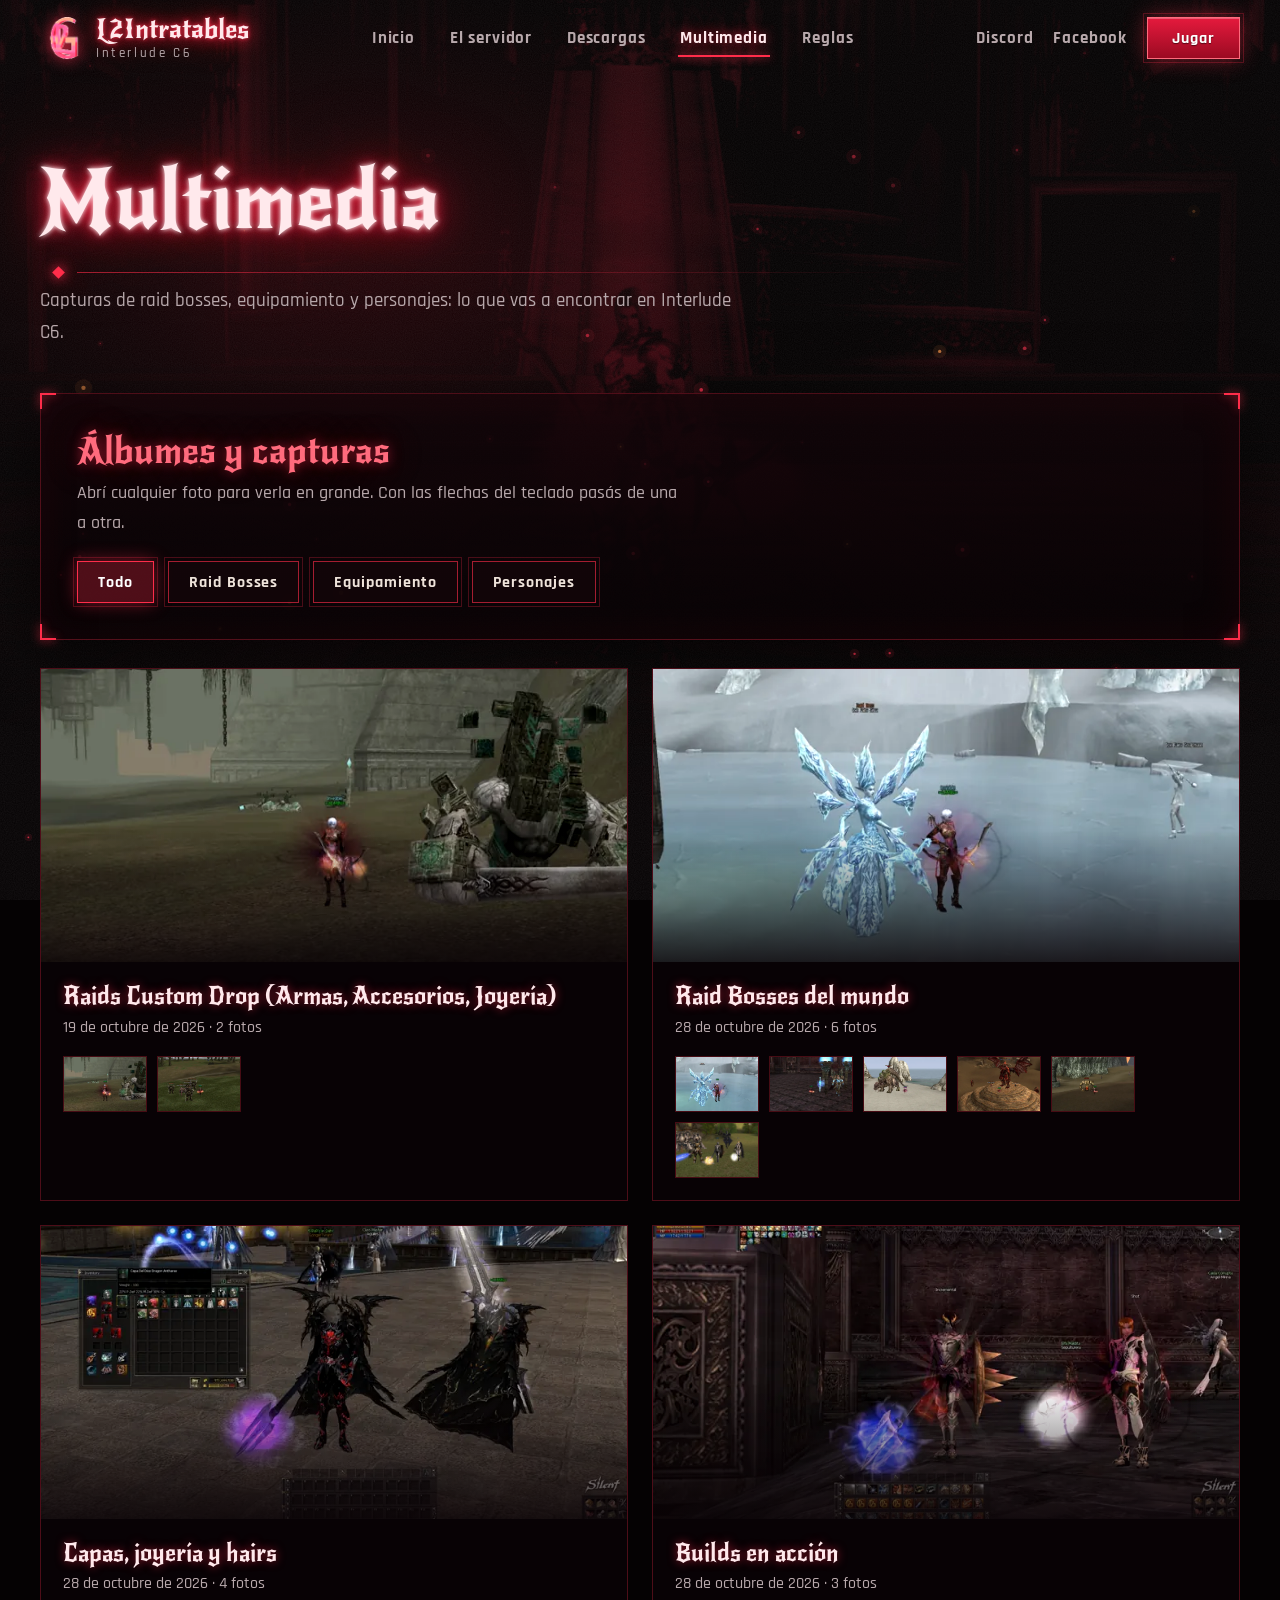
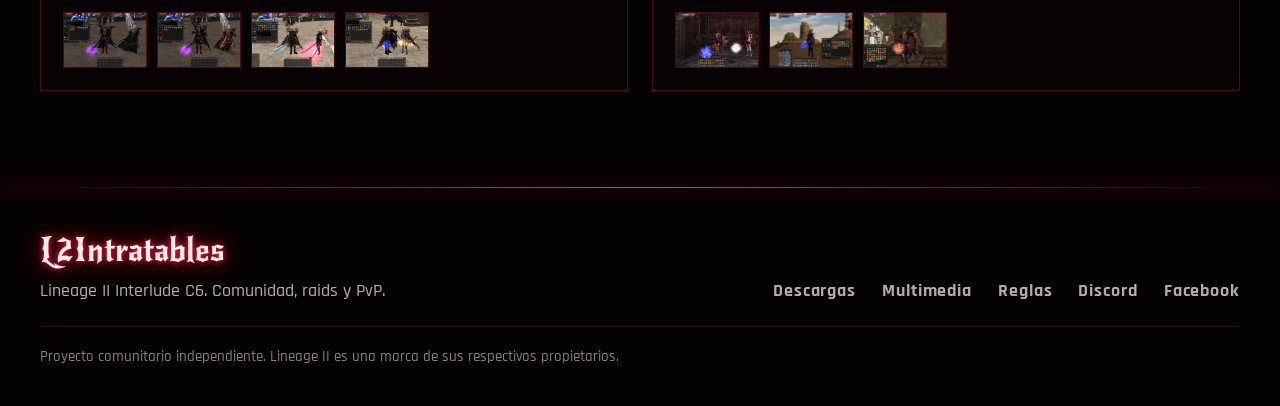
<file: multimedia.html>
<!doctype html>
<html lang="es">
<head>
<meta charset="utf-8"><meta name="viewport" content="width=device-width, initial-scale=1">
<meta name="theme-color" content="#050203"><meta name="description" content="Capturas, eventos y momentos de la comunidad de L2 Intratables.">
<title>Multimedia | L2 Intratables — Interlude C6</title>
<link rel="icon" href="assets/favicon-16x16.png" type="image/png">
<link rel="apple-touch-icon" href="assets/apple-touch-icon.png">
<link rel="preconnect" href="https://fonts.googleapis.com"><link rel="preconnect" href="https://fonts.gstatic.com" crossorigin>
<link rel="stylesheet" href="https://fonts.googleapis.com/css2?family=New+Rocker&amp;display=swap">
<link rel="stylesheet" href="assets/fonts.css?v=4"><link rel="stylesheet" href="assets/style.css?v=4">
<script defer src="assets/site.js?v=4"></script>
</head>
<body class="inner">
<a class="skip-link" href="#contenido">Saltar al contenido</a>
<div class="scene" aria-hidden="true">
<video class="scene-video" autoplay muted loop playsinline poster="assets/bg/site-bg-poster.jpg"><source src="assets/bg/site-bg-video.webm" type="video/webm"><source src="assets/bg/site-bg-video.mp4" type="video/mp4"></video>
<div class="scene-tint"></div><div class="scene-glow"></div><div class="scene-vignette"></div><canvas class="scene-embers"></canvas>
</div>
<header class="site-header"><div class="wrap nav-wrap">
<a class="brand" href="index.html" aria-label="L2 Intratables, inicio"><img class="brand-mark" src="assets/l2Intratables-logo.gif" alt="" width="44" height="44"><span class="brand-copy"><span class="brand-name">L2Intratables</span><span class="brand-sub">Interlude C6</span></span></a>
<nav id="main-nav" class="main-nav" aria-label="Navegación principal"><a href="index.html">Inicio</a><a href="information.html">El servidor</a><a href="downloads.html">Descargas</a><a href="multimedia.html" aria-current="page">Multimedia</a><a href="rules.html">Reglas</a><a class="nav-social" href="https://discord.gg/cTSgzqUdz6" target="_blank" rel="noopener noreferrer">Discord<span class="sr-only"> (se abre en otra pestaña)</span></a><a class="nav-social" href="https://www.facebook.com/profile.php?id=61594117560274" target="_blank" rel="noopener noreferrer">Facebook<span class="sr-only"> (se abre en otra pestaña)</span></a></nav>
<div class="header-actions"><a class="link-social" href="https://discord.gg/cTSgzqUdz6" target="_blank" rel="noopener noreferrer">Discord<span class="sr-only"> (se abre en otra pestaña)</span></a><a class="link-social" href="https://www.facebook.com/profile.php?id=61594117560274" target="_blank" rel="noopener noreferrer">Facebook<span class="sr-only"> (se abre en otra pestaña)</span></a><a class="button primary btn-play" href="downloads.html">Jugar</a></div>
<button class="nav-toggle" type="button" aria-expanded="false" aria-controls="main-nav" aria-label="Abrir menú"><span></span><span></span><span></span></button>
</div></header>
<main id="contenido" class="wrap site-main">
<header class="page-head"><h1>Multimedia</h1><div class="ornament is-left" aria-hidden="true"><i></i></div><p>Capturas de raid bosses, equipamiento y personajes: lo que vas a encontrar en Interlude C6.</p></header><section class="panel gallery-tools"><div><h2>Álbumes y capturas</h2><p>Abrí cualquier foto para verla en grande. Con las flechas del teclado pasás de una a otra.</p></div><div class="gallery-filters" role="group" aria-label="Filtrar álbumes"><button class="button filter-button is-active" data-filter="all" type="button" aria-pressed="true">Todo</button><button class="button filter-button" data-filter="raids" type="button" aria-pressed="false">Raid Bosses</button><button class="button filter-button" data-filter="equipamiento" type="button" aria-pressed="false">Equipamiento</button><button class="button filter-button" data-filter="personajes" type="button" aria-pressed="false">Personajes</button></div></section>
<section id="public-gallery" class="public-gallery" aria-live="polite"><div class="gallery-empty panel"><div class="glyph" aria-hidden="true"><span>✦</span></div><h2>Cargando galería</h2><p>Si no aparece nada, recargá la página.</p></div></section>
<div class="lightbox" id="gallery-lightbox" hidden role="dialog" aria-modal="true" aria-label="Imagen ampliada"><button type="button" class="lightbox-close" aria-label="Cerrar imagen">×</button><button type="button" class="lightbox-prev" aria-label="Imagen anterior">‹</button><img id="lightbox-image" alt=""><button type="button" class="lightbox-next" aria-label="Imagen siguiente">›</button><p id="lightbox-caption"></p></div>
</main>
<footer class="site-footer"><div class="wrap footer-inner"><div><a class="footer-brand" href="index.html">L2Intratables</a><p>Lineage II Interlude C6. Comunidad, raids y PvP.</p></div><nav class="footer-links" aria-label="Pie de página"><a href="downloads.html">Descargas</a><a href="multimedia.html">Multimedia</a><a href="rules.html">Reglas</a><a href="https://discord.gg/cTSgzqUdz6" target="_blank" rel="noopener noreferrer">Discord<span class="sr-only"> (se abre en otra pestaña)</span></a><a href="https://www.facebook.com/profile.php?id=61594117560274" target="_blank" rel="noopener noreferrer">Facebook<span class="sr-only"> (se abre en otra pestaña)</span></a></nav><small>Proyecto comunitario independiente. Lineage II es una marca de sus respectivos propietarios.</small></div></footer>
</body></html>
</file>
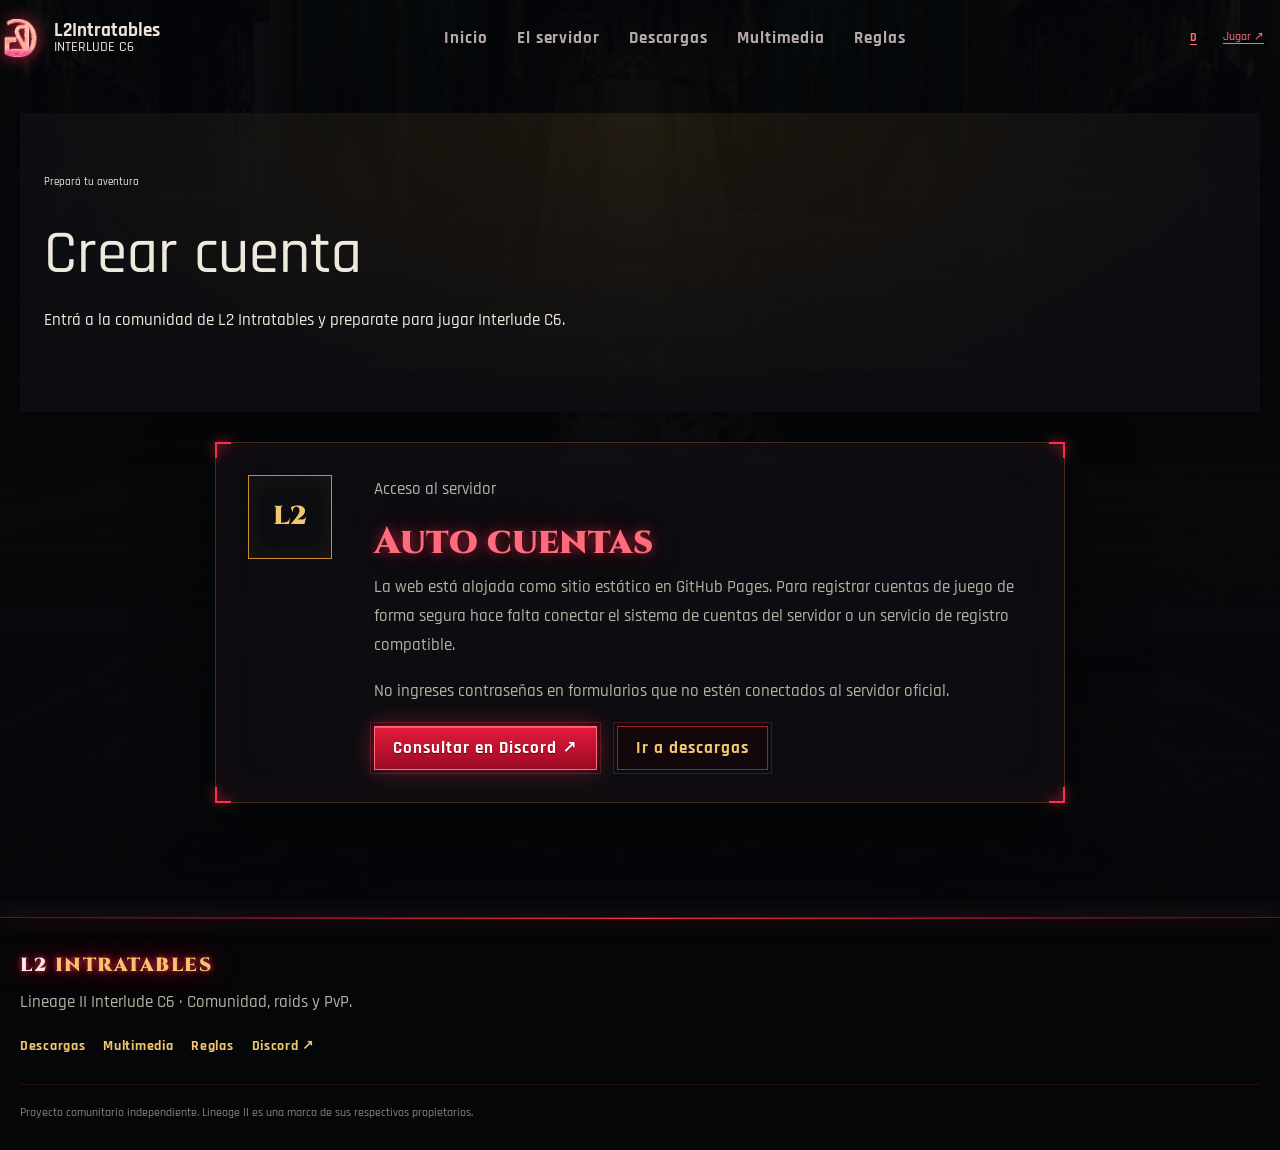
<file: register.html>
<!doctype html>
<html lang="es">
<head>
<meta charset="utf-8"><meta name="viewport" content="width=device-width, initial-scale=1">
<meta name="theme-color" content="#090a0d"><meta name="description" content="Información para crear una cuenta y sumarte a L2 Intratables.">
<title>Crear cuenta | L2 Intratables — Interlude C6</title>
<link rel="icon" href="assets/favicon-16x16.png" type="image/png">
<link rel="apple-touch-icon" href="assets/apple-touch-icon.png">
<link rel="stylesheet" href="assets/fonts.css"><link rel="stylesheet" href="assets/style.css">
<link rel="stylesheet" href="assets/site-refresh.css">
<script defer src="assets/site.js"></script>
</head>
<body>
<a class="skip-link" href="#contenido">Saltar al contenido</a>
<video class="bg-video" autoplay muted loop playsinline aria-hidden="true"><source src="assets/bg/site-bg-video.webm" type="video/webm"><source src="assets/bg/site-bg-video.mp4" type="video/mp4"></video>
<div class="bg-video-overlay" aria-hidden="true"></div><div class="page-atmosphere" aria-hidden="true"><span></span><span></span><span></span></div>
<header class="site-header"><div class="header-topline"></div><div class="nav-wrap">
<a class="brand" href="index.html" aria-label="L2 Intratables, inicio"><img class="brand-mark" src="assets/l2Intratables-logo.gif" alt=""><span class="brand-copy"><strong class="neon-logo-nav">L2<span class="neon-accent">Intratables</span></strong><small>INTERLUDE C6</small></span></a>
<button class="nav-toggle" type="button" aria-expanded="false" aria-controls="main-nav" aria-label="Abrir menú"><span></span><span></span><span></span></button>
<nav id="main-nav" class="main-nav" aria-label="Navegación principal"><a href="index.html">Inicio</a><a href="information.html">El servidor</a><a href="downloads.html">Descargas</a><a href="multimedia.html">Multimedia</a><a href="rules.html">Reglas</a></nav>
<div class="header-actions"><a class="icon-btn" href="https://discord.gg/cTSgzqUdz6" target="_blank" rel="noopener noreferrer" aria-label="Discord">D</a><a class="btn-play" href="downloads.html">Jugar <span aria-hidden="true">↗</span></a></div>
</div></header>
<main id="contenido" class="wrap site-main"><section class="page-banner"><p class="eyebrow"><span></span> Prepará tu aventura</p><h1>Crear cuenta</h1><p>Entrá a la comunidad de L2 Intratables y preparate para jugar Interlude C6.</p></section>
<section class="panel account-info"><div class="account-icon">L2</div><div><p class="panel-kicker">Acceso al servidor</p><h2>Auto cuentas</h2><p>La web está alojada como sitio estático en GitHub Pages. Para registrar cuentas de juego de forma segura hace falta conectar el sistema de cuentas del servidor o un servicio de registro compatible.</p><p>No ingreses contraseñas en formularios que no estén conectados al servidor oficial.</p><div class="actions"><a class="button primary" href="https://discord.gg/cTSgzqUdz6" target="_blank" rel="noopener noreferrer">Consultar en Discord ↗</a><a class="button" href="downloads.html">Ir a descargas</a></div></div></section></main>
<footer class="site-footer"><div class="wrap footer-inner"><a class="footer-brand" href="index.html">L2 <span>INTRATABLES</span></a><p>Lineage II Interlude C6 · Comunidad, raids y PvP.</p><div class="footer-links"><a href="downloads.html">Descargas</a><a href="multimedia.html">Multimedia</a><a href="rules.html">Reglas</a><a href="https://discord.gg/cTSgzqUdz6" target="_blank" rel="noopener noreferrer">Discord ↗</a></div><small>Proyecto comunitario independiente. Lineage II es una marca de sus respectivos propietarios.</small></div></footer>
</body></html>
</file>
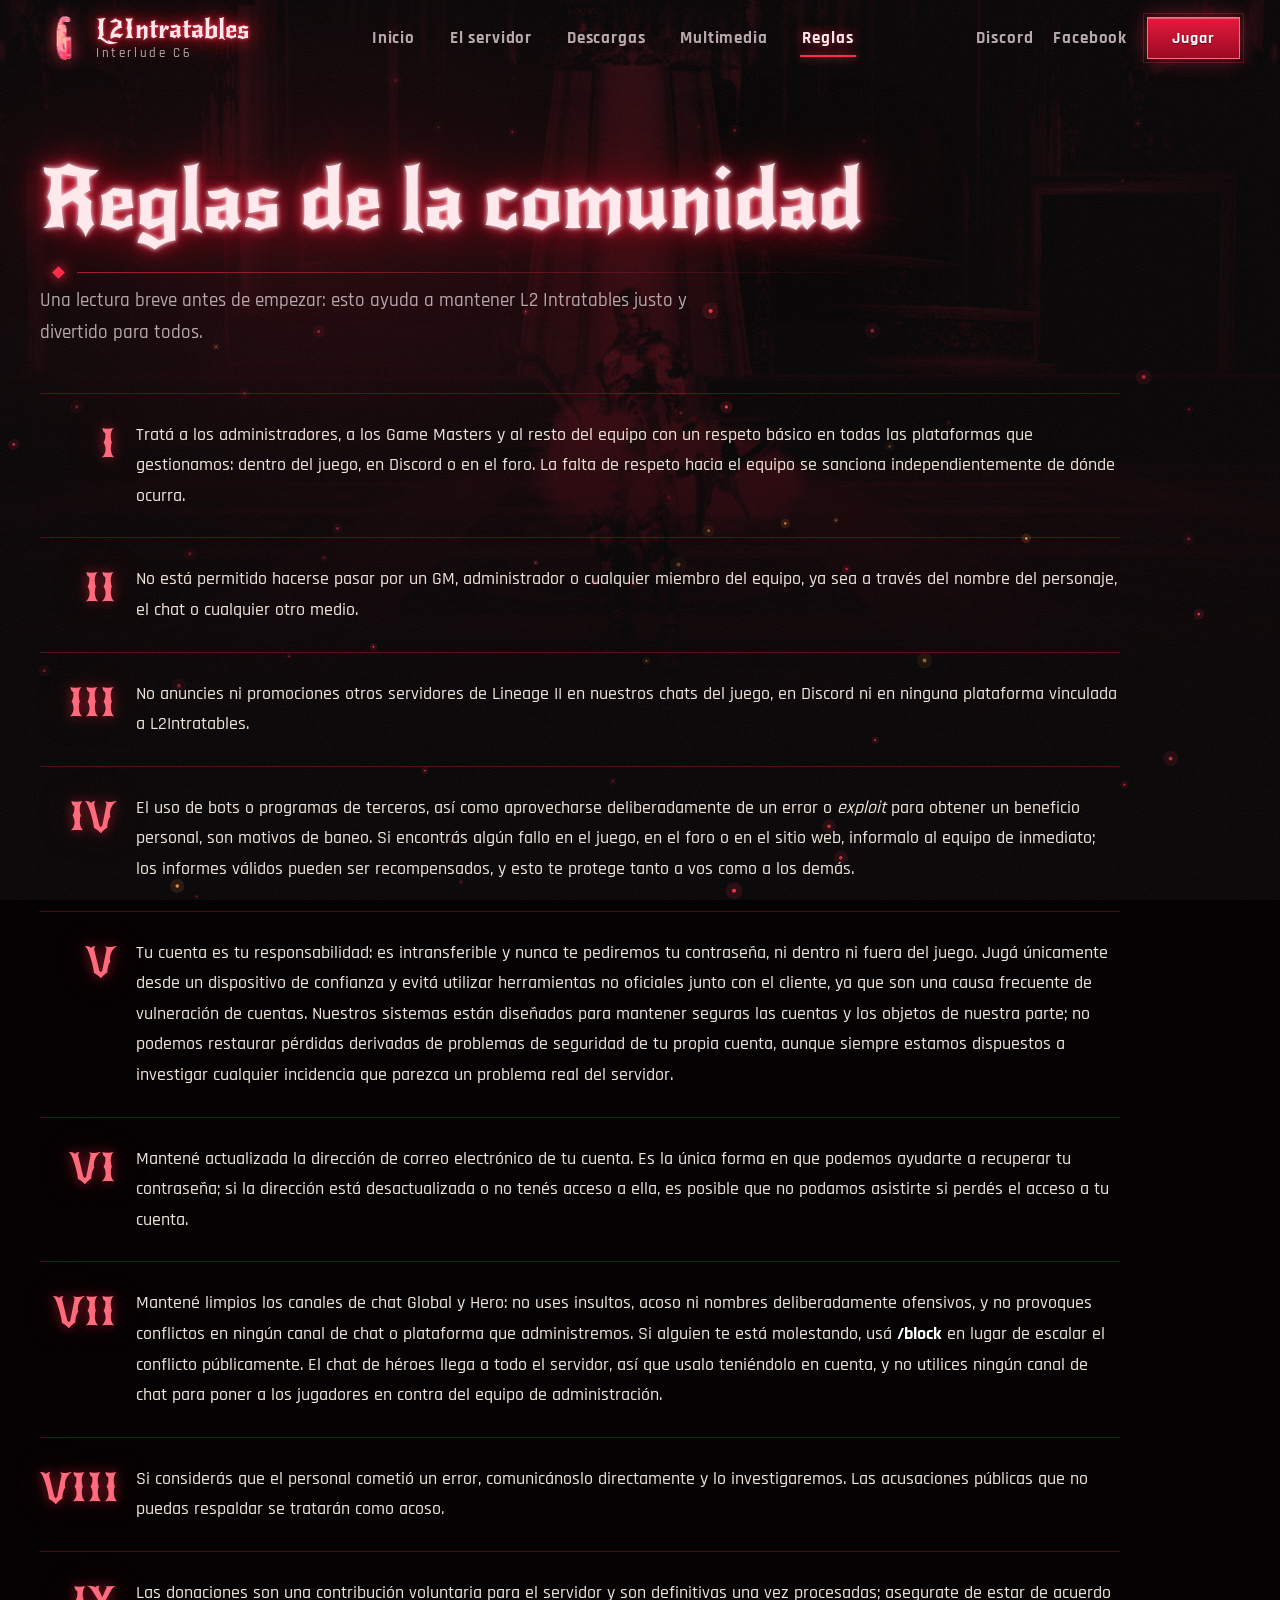
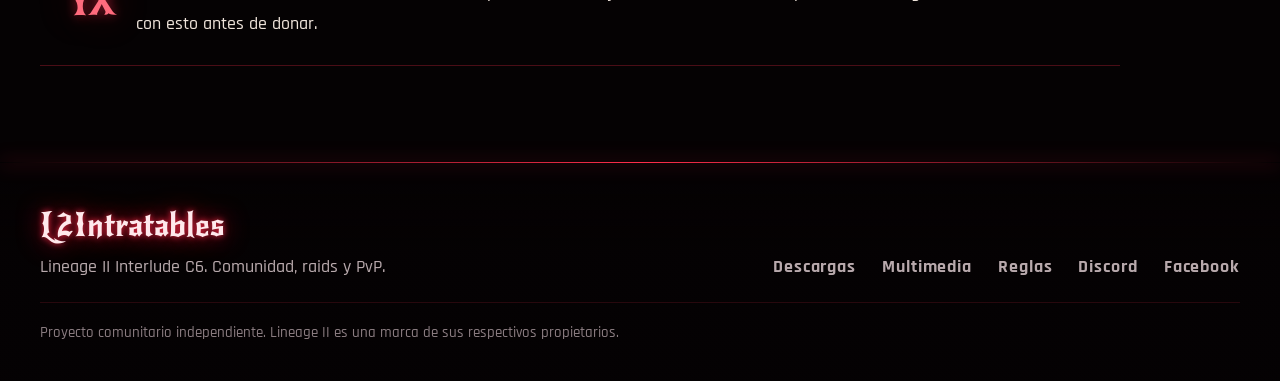
<file: rules.html>
<!doctype html>
<html lang="es">
<head>
<meta charset="utf-8"><meta name="viewport" content="width=device-width, initial-scale=1">
<meta name="theme-color" content="#050203"><meta name="description" content="Reglas de la comunidad de L2 Intratables.">
<title>Reglas | L2 Intratables — Interlude C6</title>
<link rel="icon" href="assets/favicon-16x16.png" type="image/png">
<link rel="apple-touch-icon" href="assets/apple-touch-icon.png">
<link rel="preconnect" href="https://fonts.googleapis.com"><link rel="preconnect" href="https://fonts.gstatic.com" crossorigin>
<link rel="stylesheet" href="https://fonts.googleapis.com/css2?family=New+Rocker&amp;display=swap">
<link rel="stylesheet" href="assets/fonts.css?v=4"><link rel="stylesheet" href="assets/style.css?v=4">
<script defer src="assets/site.js?v=4"></script>
</head>
<body class="inner">
<a class="skip-link" href="#contenido">Saltar al contenido</a>
<div class="scene" aria-hidden="true">
<video class="scene-video" autoplay muted loop playsinline poster="assets/bg/site-bg-poster.jpg"><source src="assets/bg/site-bg-video.webm" type="video/webm"><source src="assets/bg/site-bg-video.mp4" type="video/mp4"></video>
<div class="scene-tint"></div><div class="scene-glow"></div><div class="scene-vignette"></div><canvas class="scene-embers"></canvas>
</div>
<header class="site-header"><div class="wrap nav-wrap">
<a class="brand" href="index.html" aria-label="L2 Intratables, inicio"><img class="brand-mark" src="assets/l2Intratables-logo.gif" alt="" width="44" height="44"><span class="brand-copy"><span class="brand-name">L2Intratables</span><span class="brand-sub">Interlude C6</span></span></a>
<nav id="main-nav" class="main-nav" aria-label="Navegación principal"><a href="index.html">Inicio</a><a href="information.html">El servidor</a><a href="downloads.html">Descargas</a><a href="multimedia.html">Multimedia</a><a href="rules.html" aria-current="page">Reglas</a><a class="nav-social" href="https://discord.gg/cTSgzqUdz6" target="_blank" rel="noopener noreferrer">Discord<span class="sr-only"> (se abre en otra pestaña)</span></a><a class="nav-social" href="https://www.facebook.com/profile.php?id=61594117560274" target="_blank" rel="noopener noreferrer">Facebook<span class="sr-only"> (se abre en otra pestaña)</span></a></nav>
<div class="header-actions"><a class="link-social" href="https://discord.gg/cTSgzqUdz6" target="_blank" rel="noopener noreferrer">Discord<span class="sr-only"> (se abre en otra pestaña)</span></a><a class="link-social" href="https://www.facebook.com/profile.php?id=61594117560274" target="_blank" rel="noopener noreferrer">Facebook<span class="sr-only"> (se abre en otra pestaña)</span></a><a class="button primary btn-play" href="downloads.html">Jugar</a></div>
<button class="nav-toggle" type="button" aria-expanded="false" aria-controls="main-nav" aria-label="Abrir menú"><span></span><span></span><span></span></button>
</div></header>
<main id="contenido" class="wrap site-main">
<header class="page-head"><h1>Reglas de la comunidad</h1><div class="ornament is-left" aria-hidden="true"><i></i></div><p>Una lectura breve antes de empezar: esto ayuda a mantener L2 Intratables justo y divertido para todos.</p></header><ol class="rules"><li><p>Tratá a los administradores, a los Game Masters y al resto del equipo con un respeto básico en todas las plataformas que gestionamos: dentro del juego, en Discord o en el foro. La falta de respeto hacia el equipo se sanciona independientemente de dónde ocurra.</p></li><li><p>No está permitido hacerse pasar por un GM, administrador o cualquier miembro del equipo, ya sea a través del nombre del personaje, el chat o cualquier otro medio.</p></li><li><p>No anuncies ni promociones otros servidores de Lineage II en nuestros chats del juego, en Discord ni en ninguna plataforma vinculada a L2Intratables.</p></li><li><p>El uso de bots o programas de terceros, así como aprovecharse deliberadamente de un error o <em>exploit</em> para obtener un beneficio personal, son motivos de baneo. Si encontrás algún fallo en el juego, en el foro o en el sitio web, informalo al equipo de inmediato; los informes válidos pueden ser recompensados, y esto te protege tanto a vos como a los demás.</p></li><li><p>Tu cuenta es tu responsabilidad: es intransferible y nunca te pediremos tu contraseña, ni dentro ni fuera del juego. Jugá únicamente desde un dispositivo de confianza y evitá utilizar herramientas no oficiales junto con el cliente, ya que son una causa frecuente de vulneración de cuentas. Nuestros sistemas están diseñados para mantener seguras las cuentas y los objetos de nuestra parte; no podemos restaurar pérdidas derivadas de problemas de seguridad de tu propia cuenta, aunque siempre estamos dispuestos a investigar cualquier incidencia que parezca un problema real del servidor.</p></li><li><p>Mantené actualizada la dirección de correo electrónico de tu cuenta. Es la única forma en que podemos ayudarte a recuperar tu contraseña; si la dirección está desactualizada o no tenés acceso a ella, es posible que no podamos asistirte si perdés el acceso a tu cuenta.</p></li><li><p>Mantené limpios los canales de chat Global y Hero: no uses insultos, acoso ni nombres deliberadamente ofensivos, y no provoques conflictos en ningún canal de chat o plataforma que administremos. Si alguien te está molestando, usá <b>/block</b> en lugar de escalar el conflicto públicamente. El chat de héroes llega a todo el servidor, así que usalo teniéndolo en cuenta, y no utilices ningún canal de chat para poner a los jugadores en contra del equipo de administración.</p></li><li><p>Si considerás que el personal cometió un error, comunicánoslo directamente y lo investigaremos. Las acusaciones públicas que no puedas respaldar se tratarán como acoso.</p></li><li><p>Las donaciones son una contribución voluntaria para el servidor y son definitivas una vez procesadas; asegurate de estar de acuerdo con esto antes de donar.</p></li></ol>
</main>
<footer class="site-footer"><div class="wrap footer-inner"><div><a class="footer-brand" href="index.html">L2Intratables</a><p>Lineage II Interlude C6. Comunidad, raids y PvP.</p></div><nav class="footer-links" aria-label="Pie de página"><a href="downloads.html">Descargas</a><a href="multimedia.html">Multimedia</a><a href="rules.html">Reglas</a><a href="https://discord.gg/cTSgzqUdz6" target="_blank" rel="noopener noreferrer">Discord<span class="sr-only"> (se abre en otra pestaña)</span></a><a href="https://www.facebook.com/profile.php?id=61594117560274" target="_blank" rel="noopener noreferrer">Facebook<span class="sr-only"> (se abre en otra pestaña)</span></a></nav><small>Proyecto comunitario independiente. Lineage II es una marca de sus respectivos propietarios.</small></div></footer>
</body></html>
</file>
<file: assets/fonts.css>
/*
 * Fuentes locales (autoalojadas, sin enviar la IP del visitante a Google).
 * - Rajdhani: texto general.
 * - Cinzel 900: respaldo del título si New Rocker (Google Fonts) no carga.
 * New Rocker se carga con un <link> a Google Fonts en el <head> de cada página.
 * Si querés autoalojarla también, descargá New Rocker (.ttf) y agregá aquí su @font-face.
 */
@font-face{font-family:'Cinzel';font-style:normal;font-weight:900;font-display:swap;src:url('fonts/cinzel-900.ttf') format('truetype')}
@font-face{font-family:'Rajdhani';font-style:normal;font-weight:500;font-display:swap;src:url('fonts/rajdhani-500.ttf') format('truetype')}
@font-face{font-family:'Rajdhani';font-style:normal;font-weight:700;font-display:swap;src:url('fonts/rajdhani-700.ttf') format('truetype')}
</file>
<file: assets/style.css>
/* ==========================================================================
   L2 Intratables — Gótico neón (rojo y negro)
   ========================================================================== */
:root{
  --void:#050203;
  --ink:#0b0507;
  --blood:#7a0517;
  --crimson:#c8102e;
  --neon:#ff2d4a;
  --neon-soft:#ff6b7d;
  --core:#ffe9ec;
  --bone:#eee3da;
  --ash:#b8a9ac;
  --line:rgba(255,45,74,.28);
  --line-hot:rgba(255,45,74,.62);
  --ok:#3dff8a;
  --display:'New Rocker','Cinzel',Georgia,serif;
  --body:'Rajdhani','Segoe UI',system-ui,sans-serif;
  --header-h:76px;
  --glow-title:0 0 3px #fff,0 0 10px var(--neon),0 0 28px var(--neon),0 0 70px var(--crimson),0 0 130px rgba(122,5,23,.85);
  --glow-soft:0 0 12px rgba(255,45,74,.55),0 0 36px rgba(200,16,46,.35);
}

*,*::before,*::after{box-sizing:border-box}
[hidden]{display:none!important}
html{scroll-behavior:smooth;scroll-padding-top:calc(var(--header-h) + 24px);-webkit-text-size-adjust:100%}
body{margin:0;background:var(--void);color:var(--bone);font:500 18px/1.65 var(--body);min-height:100vh;display:flex;flex-direction:column;overflow-x:hidden}
img{max-width:100%;display:block}
a{color:var(--neon-soft);text-decoration-thickness:1px;text-underline-offset:3px}
a:hover{color:var(--core)}
p{margin:0 0 1em}
h1,h2,h3{margin:0;font-weight:400}
::selection{background:var(--crimson);color:#fff}
:focus-visible{outline:2px solid #fff;outline-offset:3px}

.wrap{width:min(100% - 40px,1200px);margin-inline:auto}
.skip-link{position:absolute;left:-999px;top:10px;z-index:200;background:var(--core);color:#200;padding:10px 16px;font-weight:700}
.skip-link:focus{left:10px}
.sr-only{position:absolute;width:1px;height:1px;overflow:hidden;clip:rect(0 0 0 0);white-space:nowrap}

/* ---------- Escena de fondo ---------- */
.scene{position:fixed;inset:0;z-index:-1;overflow:hidden;background:var(--void);pointer-events:none}
.scene>*{position:absolute;inset:0}
.scene-video{width:100%;height:100%;object-fit:cover;filter:grayscale(1) contrast(1.3) brightness(1.15);opacity:.4;transform:scale(1.04)}
.home .scene-video{opacity:.95}
.scene-tint{background:linear-gradient(180deg,#ff2a45 0%,#b00e26 55%,#4a0614 100%);mix-blend-mode:multiply}
.scene-glow{background:
  radial-gradient(ellipse 55% 45% at 22% 28%,rgba(255,30,60,.26),transparent 70%),
  radial-gradient(ellipse 90% 30% at 50% 108%,rgba(200,16,46,.5),transparent 72%)}
.scene-vignette{background:
  radial-gradient(ellipse 85% 75% at 50% 40%,transparent 35%,rgba(5,2,3,.6) 80%,var(--void) 105%),
  linear-gradient(0deg,var(--void) 0%,rgba(5,2,3,.0) 38%),
  linear-gradient(180deg,rgba(5,2,3,.75) 0%,transparent 22%)}
.inner .scene-vignette{background:
  radial-gradient(ellipse 85% 75% at 50% 30%,rgba(5,2,3,.35) 10%,rgba(5,2,3,.88) 80%,var(--void) 100%),
  linear-gradient(0deg,var(--void) 0%,transparent 40%)}
.scene::after{content:"";position:absolute;inset:0;opacity:.07;background-image:url("data:image/svg+xml;utf8,<svg xmlns='http://www.w3.org/2000/svg' width='180' height='180'><filter id='n'><feTurbulence type='fractalNoise' baseFrequency='.9' numOctaves='2' stitchTiles='stitch'/><feColorMatrix values='0 0 0 0 1  0 0 0 0 1  0 0 0 0 1  0 0 0 .9 0'/></filter><rect width='100%' height='100%' filter='url(%23n)'/></svg>")}
.scene-embers{width:100%;height:100%}

/* ---------- Cabecera ---------- */
.site-header{position:sticky;top:0;z-index:60;border-bottom:1px solid transparent;transition:background .3s,border-color .3s}
.site-header.is-scrolled,.site-header.menu-open{background:rgba(5,2,3,.92);backdrop-filter:blur(10px);-webkit-backdrop-filter:blur(10px);border-color:var(--line);box-shadow:0 1px 24px rgba(200,16,46,.25)}
.nav-wrap{display:flex;align-items:center;gap:28px;height:var(--header-h)}
.brand{display:flex;align-items:center;gap:12px;text-decoration:none;color:var(--bone)}
.brand-mark{width:44px;height:44px;object-fit:contain;filter:hue-rotate(-66deg) saturate(1.6) drop-shadow(0 0 8px rgba(255,45,74,.8))}
.brand-copy{display:flex;flex-direction:column;line-height:1}
.brand-name{font:400 1.7rem/1 var(--display);color:var(--core);text-shadow:0 0 4px var(--neon),0 0 16px var(--neon),0 0 34px var(--crimson)}
.brand-sub{font-size:13px;letter-spacing:.2em;color:var(--ash);margin-top:4px}
.main-nav{display:flex;align-items:center;justify-content:center;gap:clamp(14px,2.4vw,36px);flex:1}
.main-nav a{position:relative;padding:8px 2px;font:700 17px var(--body);letter-spacing:.05em;color:var(--ash);text-decoration:none;white-space:nowrap;transition:color .2s}
.main-nav a::after{content:"";position:absolute;left:0;right:0;bottom:0;height:2px;background:var(--neon);box-shadow:0 0 10px var(--neon);transform:scaleX(0);transition:transform .25s}
.main-nav a:hover{color:var(--core)}
.main-nav a:hover::after,.main-nav a[aria-current=page]::after{transform:scaleX(1)}
.main-nav a[aria-current=page]{color:var(--core);text-shadow:0 0 12px rgba(255,45,74,.8)}
.header-actions{display:flex;align-items:center;gap:20px}
.link-social{font:700 17px var(--body);letter-spacing:.05em;color:var(--ash);text-decoration:none}
.link-social:hover{color:var(--core)}
.nav-social{display:none}
.nav-toggle{display:none;width:46px;height:46px;background:transparent;border:1px solid var(--line-hot);cursor:pointer;padding:0;position:relative}
.nav-toggle span{position:absolute;left:12px;right:12px;height:2px;background:var(--core);box-shadow:0 0 6px var(--neon);transition:transform .25s,opacity .2s}
.nav-toggle span:nth-child(1){top:15px}.nav-toggle span:nth-child(2){top:22px}.nav-toggle span:nth-child(3){top:29px}
.nav-toggle[aria-expanded=true] span:nth-child(1){transform:translateY(7px) rotate(45deg)}
.nav-toggle[aria-expanded=true] span:nth-child(2){opacity:0}
.nav-toggle[aria-expanded=true] span:nth-child(3){transform:translateY(-7px) rotate(-45deg)}

/* ---------- Botones ---------- */
.button{display:inline-flex;align-items:center;justify-content:center;gap:8px;min-height:48px;padding:0 28px;font:700 17px var(--body);letter-spacing:.06em;color:var(--bone);text-decoration:none;cursor:pointer;
  background:rgba(22,6,10,.72);border:1px solid var(--line-hot);outline:1px solid rgba(255,45,74,.26);outline-offset:3px;border-radius:0;transition:background .2s,box-shadow .2s,color .2s,outline-color .2s}
.button:hover{color:#fff;background:rgba(255,45,74,.16);box-shadow:0 0 26px rgba(255,45,74,.45),inset 0 0 16px rgba(255,45,74,.22);outline-color:rgba(255,45,74,.6)}
.button.primary{color:#fff;background:linear-gradient(180deg,#e51a3d 0%,#9b0a22 100%);border-color:var(--neon-soft);box-shadow:0 0 22px rgba(255,45,74,.45),inset 0 1px 0 rgba(255,255,255,.28);text-shadow:0 1px 1px rgba(0,0,0,.5)}
.button.primary:hover{background:linear-gradient(180deg,#ff3355 0%,#b50c27 100%);box-shadow:0 0 38px rgba(255,45,74,.75),inset 0 1px 0 rgba(255,255,255,.35)}
.button.large{min-height:56px;padding:0 36px;font-size:19px}
.button.full{width:100%}
.button:focus-visible,.btn-play:focus-visible{outline:2px solid #fff;outline-offset:4px}
.button.filter-button{min-height:42px;padding:0 20px;font-size:16px}
.button.filter-button.is-active{color:#fff;background:rgba(255,45,74,.28);border-color:var(--neon);box-shadow:0 0 18px rgba(255,45,74,.45)}
.btn-play{padding:0 24px;min-height:42px;font-size:16px}
.actions{display:flex;flex-wrap:wrap;gap:20px}

/* ---------- Ornamentos y paneles ---------- */
.ornament{display:flex;align-items:center;gap:14px;margin:26px 0}
.ornament::before,.ornament::after{content:"";flex:1;height:1px;background:linear-gradient(90deg,transparent,var(--line-hot))}
.ornament::after{background:linear-gradient(270deg,transparent,var(--line-hot))}
.ornament i{width:9px;height:9px;rotate:45deg;background:var(--neon);box-shadow:0 0 12px var(--neon),0 0 24px var(--crimson)}
.ornament.is-left::before{flex:none;width:0}
.ornament.is-left{gap:14px}

.panel{--c:var(--neon);position:relative;padding:clamp(22px,3vw,36px);background:linear-gradient(180deg,rgba(18,5,9,.82),rgba(8,3,5,.9));border:1px solid var(--line);box-shadow:0 18px 60px rgba(0,0,0,.55),inset 0 0 40px rgba(122,5,23,.12)}
.panel::before{content:"";position:absolute;inset:-1px;pointer-events:none;background:
  linear-gradient(var(--c),var(--c)) top left/16px 2px,linear-gradient(var(--c),var(--c)) top left/2px 16px,
  linear-gradient(var(--c),var(--c)) top right/16px 2px,linear-gradient(var(--c),var(--c)) top right/2px 16px,
  linear-gradient(var(--c),var(--c)) bottom left/16px 2px,linear-gradient(var(--c),var(--c)) bottom left/2px 16px,
  linear-gradient(var(--c),var(--c)) bottom right/16px 2px,linear-gradient(var(--c),var(--c)) bottom right/2px 16px;
  background-repeat:no-repeat;filter:drop-shadow(0 0 5px var(--neon))}
.panel h2{font-family:var(--display);font-size:clamp(1.7rem,3vw,2.3rem);line-height:1.15;color:var(--neon-soft);text-shadow:var(--glow-soft)}
.panel h3{font:700 1.3rem/1.25 var(--body);letter-spacing:.03em;color:var(--core);margin-bottom:10px}
.panel p:last-child{margin-bottom:0}
.muted{color:var(--ash)}
.note{font-size:16px;color:var(--ash)}

.glyph{display:grid;place-items:center;width:58px;height:58px;margin-bottom:18px;position:relative;font:400 1.25rem/1 var(--display);color:var(--core);text-shadow:0 0 10px var(--neon)}
.glyph::before{content:"";position:absolute;inset:6px;rotate:45deg;border:1px solid var(--neon);background:rgba(122,5,23,.35);box-shadow:0 0 14px rgba(255,45,74,.6),inset 0 0 12px rgba(255,45,74,.35)}
.glyph>*,.glyph{z-index:0}
.glyph span{position:relative}

/* ---------- Portada: hero ---------- */
.site-main{flex:1;padding-block:8px 96px}
.hero{display:grid;grid-template-columns:minmax(0,1.35fr) minmax(300px,.65fr);gap:clamp(28px,5vw,72px);align-items:center;min-height:calc(100svh - var(--header-h) - 24px);padding-block:40px 56px}
.hero-copy{min-width:0;container-type:inline-size}
.hero-kicker{font:700 19px var(--body);letter-spacing:.18em;color:var(--neon-soft);margin-bottom:6px}
.title{display:flex;flex-direction:column;align-items:flex-start;margin:0 0 20px;font-family:var(--display);font-weight:400;color:var(--core);animation:ignite 2.1s .25s both}
.title-l2{display:flex;align-items:center;gap:18px;width:100%;font-size:clamp(2rem,4vw,3.2rem);line-height:1;text-shadow:0 0 8px var(--neon),0 0 26px var(--crimson);color:var(--neon-soft)}
.title-l2::after{content:"";flex:1;max-width:240px;height:1px;background:linear-gradient(90deg,var(--neon),transparent);box-shadow:0 0 10px var(--neon)}
.title-main{font-size:clamp(2.2rem,13.5cqw,7.2rem);line-height:1.02;text-shadow:var(--glow-title);white-space:nowrap}
.lead{font-size:clamp(1.15rem,1.8vw,1.4rem);line-height:1.5;max-width:34em;color:var(--bone)}
.boost{max-width:34em;color:var(--ash);padding-left:16px;border-left:2px solid var(--neon);margin:22px 0 32px}
.hero-tags{display:flex;flex-wrap:wrap;gap:6px 22px;list-style:none;margin:34px 0 0;padding:0;color:var(--ash);font-weight:700;letter-spacing:.06em}
.hero-tags li{display:flex;align-items:center;gap:22px}
.hero-tags li+li::before{content:"";width:6px;height:6px;rotate:45deg;background:var(--neon);box-shadow:0 0 8px var(--neon);margin-left:-0px}

@keyframes ignite{
  0%,6%{opacity:.05;filter:saturate(.4)}
  7%{opacity:1}8%{opacity:.1}
  15%{opacity:.85}17%{opacity:.08}
  26%{opacity:1}28%{opacity:.35}
  31%{opacity:1}34%{opacity:.5}
  40%,100%{opacity:1;filter:none}
}

/* Arco gótico: estado del servidor */
.arch{position:relative;width:min(100%,360px);min-height:500px;margin-inline:auto;padding:150px 36px 40px;justify-self:end}
.arch svg{position:absolute;inset:0;width:100%;height:100%;overflow:visible;filter:drop-shadow(0 0 7px rgba(255,45,74,.75)) drop-shadow(0 0 26px rgba(200,16,46,.45))}
.arch .arch-fill{fill:url(#archGrad)}
.arch .arch-line{fill:none;stroke:var(--neon);stroke-width:2;vector-effect:non-scaling-stroke}
.arch .arch-line.inner{stroke-width:1;stroke:rgba(255,107,125,.5)}
.arch-body{position:relative}
.arch h2{font:700 1.25rem/1.2 var(--body);letter-spacing:.06em;color:var(--core);text-align:center;margin-bottom:14px}
.status-list,.rate-list{list-style:none;margin:0;padding:0}
.status-list li,.rate-list li{display:flex;justify-content:space-between;align-items:center;gap:12px;padding:9px 0;border-bottom:1px solid rgba(255,45,74,.18)}
.status-list li:last-child,.rate-list li:last-child{border-bottom:0}
.status-name{display:flex;align-items:center;gap:10px}
.dot{width:9px;height:9px;border-radius:50%;background:var(--ok);box-shadow:0 0 10px var(--ok);animation:pulse 2.4s ease-in-out infinite}
@keyframes pulse{50%{opacity:.45}}
.state{font-weight:700}
.state.is-on{color:var(--ok)}.state.is-off{color:var(--neon-soft)}.state.is-unknown{color:var(--ash)}
.dot.is-off{background:var(--neon);box-shadow:0 0 10px var(--neon);animation:none}
.dot.is-unknown{background:#8a7c80;box-shadow:none;animation:none}
.players-count{font:400 1.5rem/1 var(--display);color:var(--core);text-shadow:0 0 12px var(--neon)}
.rates-title{margin-top:18px}
.status-block[hidden]+.rates-title{margin-top:0}
.rate-list{margin-top:0}
.rate-list strong{font:400 1.5rem/1 var(--display);color:var(--core);text-shadow:0 0 12px var(--neon)}
.arch-link{display:block;margin-top:16px;text-align:center;font-weight:700;letter-spacing:.05em}

/* Cinta de características */
.ticker{overflow:hidden;border-block:1px solid var(--line);background:linear-gradient(90deg,rgba(5,2,3,.9),rgba(40,4,12,.6),rgba(5,2,3,.9));box-shadow:0 0 30px rgba(200,16,46,.18);margin-bottom:24px}
.ticker-track{display:flex;width:max-content;animation:marquee 70s linear infinite}
.ticker:hover .ticker-track{animation-play-state:paused}
.ticker-group{display:flex;flex:none}
.ticker-item{display:flex;align-items:center;gap:26px;padding:14px 26px 14px 0;white-space:nowrap;font-weight:700;letter-spacing:.07em;color:var(--bone)}
.ticker-item::after{content:"";width:7px;height:7px;rotate:45deg;background:var(--neon);box-shadow:0 0 10px var(--neon)}
@keyframes marquee{to{transform:translateX(-50%)}}

/* Secciones de portada */
.section-head{margin:88px 0 32px;max-width:46em}
.section-head h2{font-family:var(--display);font-size:clamp(2rem,4.4vw,3.4rem);line-height:1.12;color:var(--core);text-shadow:0 0 10px var(--neon),0 0 34px var(--crimson)}
.section-head p{color:var(--ash);font-size:1.15rem;max-width:36em}
.section-head .ornament{margin:22px 0 18px}

.features{display:grid;grid-template-columns:1.15fr 1fr;grid-template-rows:auto auto;gap:24px}
.features .featured{grid-row:1 / span 2;display:flex;flex-direction:column;justify-content:center;padding:clamp(28px,4vw,52px);background:linear-gradient(160deg,rgba(60,6,18,.85),rgba(8,3,5,.92) 70%);border-color:var(--line-hot)}
.features .featured h3{font-family:var(--display);font-size:clamp(1.9rem,3.2vw,2.7rem);font-weight:400;color:var(--core);text-shadow:0 0 10px var(--neon),0 0 30px var(--crimson);letter-spacing:0}
.features .featured p{font-size:1.15rem}
.features .glyph{width:64px;height:64px}
.features .featured .glyph{width:78px;height:78px;font-size:1.5rem}

.promo{display:grid;grid-template-columns:1.1fr 1fr;align-items:stretch;gap:0;margin:88px 0 0;padding:0;overflow:hidden}
.promo-copy{padding:clamp(28px,4vw,52px);display:flex;flex-direction:column;justify-content:center;align-items:flex-start;gap:6px}
.promo-copy p{color:var(--ash);max-width:30em}
.promo-copy .button{margin-top:14px}
.promo-img{position:relative;min-height:280px;background:#000 url("albums/raids-custom-drop/raids-custom-drop-01-wide.webp") center/cover;filter:grayscale(.55) contrast(1.1)}
.promo-img::after{content:"";position:absolute;inset:0;background:linear-gradient(90deg,#0a0306 0%,transparent 45%),linear-gradient(0deg,rgba(122,5,23,.55),transparent 60%)}

.welcome{margin-top:96px;text-align:center;display:flex;flex-direction:column;align-items:center}
.welcome h2{font-family:var(--display);font-size:clamp(2.2rem,5.4vw,4.4rem);line-height:1.1;color:var(--core);text-shadow:var(--glow-title)}
.welcome p{max-width:34em;color:var(--ash);font-size:1.2rem;margin:10px 0 28px}
.welcome .ornament{width:min(100%,520px)}

/* ---------- Páginas interiores ---------- */
.page-head{padding:clamp(36px,6vw,72px) 0 8px;max-width:48em}
.page-head h1{font-family:var(--display);font-size:clamp(2.8rem,7vw,5.2rem);line-height:1.05;color:var(--core);text-shadow:0 0 5px #fff,0 0 14px var(--neon),0 0 40px var(--crimson),0 0 90px rgba(122,5,23,.7);animation:ignite 1.6s .15s both}
.page-head p{color:var(--ash);font-size:1.2rem;max-width:36em;margin:0}
.page-head .ornament{margin:24px 0 8px}

/* Descargas */
.dl-grid{display:grid;grid-template-columns:repeat(2,1fr);gap:24px;margin-top:32px}
.dl-card{display:flex;flex-direction:column}
.dl-card .glyph{width:64px;height:64px;font-size:1.6rem}
.dl-card h2{margin-bottom:8px}
.dl-card p{color:var(--ash);flex:1}
.dl-meta{display:flex;justify-content:space-between;align-items:baseline;margin:6px 0 20px;padding:12px 0;border-block:1px solid var(--line)}
.dl-meta strong{font:400 1.8rem/1 var(--display);color:var(--core);text-shadow:0 0 12px var(--neon)}
.steps{display:grid;grid-template-columns:repeat(3,1fr);gap:0;margin-top:64px;counter-reset:step}
.steps li{list-style:none;position:relative;padding:0 28px 0 0;counter-increment:step}
.steps{padding:0}
.steps li::before{content:counter(step,upper-roman);display:block;font:400 3.4rem/1 var(--display);color:var(--neon-soft);text-shadow:var(--glow-soft)}
.steps li::after{content:"";position:absolute;top:30px;left:80px;right:16px;height:1px;background:linear-gradient(90deg,var(--line-hot),transparent)}
.steps li:last-child::after{display:none}
.steps strong{display:block;font:700 1.35rem var(--body);color:var(--core);margin:10px 0 4px}
.steps small{display:block;font-size:17px;color:var(--ash)}

/* Información */
.doc{display:grid;grid-template-columns:230px minmax(0,1fr);gap:56px;margin-top:40px;align-items:start}
.toc{position:sticky;top:calc(var(--header-h) + 24px);padding:0;list-style:none;margin:0;border-left:1px solid var(--line)}
.toc-title{font:700 15px var(--body);letter-spacing:.14em;color:var(--ash);margin:0 0 10px 18px}
.toc a{display:block;padding:7px 18px;margin-left:-1px;border-left:2px solid transparent;color:var(--ash);text-decoration:none;font-weight:700;letter-spacing:.03em;line-height:1.3}
.toc a:hover{color:var(--core)}
.toc a.is-active{color:var(--core);border-left-color:var(--neon);box-shadow:-6px 0 14px -8px var(--neon);text-shadow:0 0 12px rgba(255,45,74,.7)}
.block{margin-bottom:72px}
.block:first-child .block-head{margin-top:0}
.block-head{margin:0 0 22px}
.block-head h2{font-family:var(--display);font-size:clamp(1.9rem,3.6vw,2.8rem);line-height:1.12;color:var(--core);text-shadow:0 0 10px var(--neon),0 0 30px var(--crimson)}
.block-head p{color:var(--ash);margin:8px 0 0;max-width:40em}
.block-head .ornament{margin:14px 0 0}

.rates{display:grid;grid-template-columns:repeat(3,1fr);margin-bottom:24px;padding:0}
.rate{padding:26px 24px;text-align:left;border-left:1px solid var(--line)}
.rate:first-child{border-left:0}
.rate strong{display:block;font:400 clamp(2.6rem,5vw,3.8rem)/1 var(--display);color:var(--core);text-shadow:var(--glow-title)}
.rate span{display:block;margin-top:8px;font-weight:700;letter-spacing:.06em;color:var(--ash)}
.rates-note{grid-column:1/-1;margin:0;padding:16px 24px;border-top:1px solid var(--line);color:var(--ash);font-size:16px}

.groups{display:grid;grid-template-columns:repeat(2,1fr);gap:24px}
.groups .panel{padding:28px}
.groups h3{font-family:var(--display);font-weight:400;font-size:1.55rem;color:var(--neon-soft);text-shadow:var(--glow-soft);letter-spacing:0;margin-bottom:14px}
.rune-list{list-style:none;margin:0;padding:0}
.rune-list li{position:relative;padding:6px 0 6px 24px;line-height:1.5}
.rune-list li::before{content:"";position:absolute;left:2px;top:15px;width:7px;height:7px;rotate:45deg;background:var(--neon);box-shadow:0 0 8px var(--neon)}
.rune-list b{color:var(--core)}

.cards{display:grid;grid-template-columns:repeat(2,1fr);gap:24px}
.cards.one{grid-template-columns:1fr}
.card{display:flex;flex-direction:column;align-items:flex-start}
.card .glyph{width:54px;height:54px;font-size:1.05rem}
.card p{color:var(--ash)}
.card b,.panel b{color:var(--core)}
.prose p{color:var(--ash);max-width:44em}

.table-wrap{padding:0;overflow-x:auto}
.table-wrap:focus-visible{outline-offset:-3px}
table{width:100%;border-collapse:collapse;min-width:760px}
th{padding:16px 16px;text-align:left;font:700 16px var(--body);letter-spacing:.1em;color:var(--neon-soft);border-bottom:1px solid var(--line-hot);background:rgba(122,5,23,.2);white-space:nowrap}
td{padding:14px 16px;border-bottom:1px solid rgba(255,45,74,.13);vertical-align:middle;color:var(--ash);line-height:1.45}
tbody tr{transition:background .2s}
tbody tr:hover{background:rgba(255,45,74,.08)}
tbody tr:last-child td{border-bottom:0}
td.item{font:400 1.2rem/1.2 var(--display);color:var(--core);white-space:nowrap}
td:last-child{min-width:300px}
td.num{font-variant-numeric:tabular-nums;color:var(--bone)}
td img{width:32px;height:32px;image-rendering:pixelated;filter:drop-shadow(0 0 6px rgba(255,45,74,.8))}
.table-wrap.panel::before{display:none}
.table-wrap.panel{border-color:var(--line-hot)}

/* Reglas */
.rules{counter-reset:rule;list-style:none;margin:36px 0 0;padding:0;max-width:60em}
.rules li{counter-increment:rule;display:grid;grid-template-columns:76px minmax(0,1fr);gap:20px;padding:26px 0;border-top:1px solid var(--line)}
.rules li:last-child{border-bottom:1px solid var(--line)}
.rules li::before{content:counter(rule,upper-roman);font:400 2.5rem/1 var(--display);color:var(--neon-soft);text-shadow:var(--glow-soft);text-align:right;padding-top:4px}
.rules p{margin:0;color:var(--bone);line-height:1.7}
.rules b{color:#fff}

/* Registro */
.account{display:grid;grid-template-columns:auto 1fr;gap:clamp(24px,4vw,56px);align-items:center;margin-top:36px;max-width:60em}
.account .glyph{width:110px;height:110px;font-size:2.4rem;margin:0}
.account h2{margin-bottom:12px}
.account p{color:var(--ash)}
.account .actions{margin-top:24px}

/* Multimedia */
.gallery-tools{display:flex;flex-wrap:wrap;gap:24px 40px;align-items:center;justify-content:space-between;margin-top:36px}
.gallery-tools p{color:var(--ash);margin:6px 0 0;max-width:34em}
.gallery-filters{display:flex;flex-wrap:wrap;gap:14px}
.public-gallery{margin-top:28px}
.gallery-grid{display:grid;grid-template-columns:repeat(auto-fill,minmax(min(100%,420px),1fr));gap:24px}
.album-card{position:relative;background:rgba(10,3,6,.88);border:1px solid var(--line);overflow:hidden;transition:border-color .25s,box-shadow .25s}
.album-card:hover{border-color:var(--line-hot);box-shadow:0 0 36px rgba(255,45,74,.28)}
.album-cover-btn{display:block;width:100%;padding:0;border:0;background:#000;cursor:zoom-in;position:relative}
.album-cover-btn::after{content:"";position:absolute;inset:0;background:linear-gradient(0deg,rgba(10,3,6,.85),transparent 45%);pointer-events:none}
.album-cover{width:100%;aspect-ratio:16/8;object-fit:cover;filter:saturate(.85) contrast(1.05)}
.album-meta{padding:20px 22px 22px}
.album-meta h3{font:400 1.5rem/1.2 var(--display);color:var(--core);text-shadow:0 0 10px rgba(255,45,74,.6);margin-bottom:4px}
.album-meta p{color:var(--ash);margin:0 0 14px;font-size:16px}
.album-photos{display:flex;flex-wrap:wrap;gap:10px}
.album-photos button{padding:0;width:84px;height:56px;border:1px solid var(--line);background:#000;cursor:pointer;overflow:hidden;transition:border-color .2s,box-shadow .2s}
.album-photos button:hover{border-color:var(--neon);box-shadow:0 0 14px rgba(255,45,74,.6)}
.album-photos img{width:100%;height:100%;object-fit:cover}
.gallery-empty{text-align:center;display:flex;flex-direction:column;align-items:center}
.gallery-empty .glyph{margin-bottom:12px}
.gallery-empty p{color:var(--ash)}

.lightbox{position:fixed;inset:0;z-index:300;display:grid;grid-template-columns:64px minmax(0,1fr) 64px;grid-template-rows:1fr auto;align-items:center;gap:0 8px;padding:24px;background:rgba(3,1,2,.94);backdrop-filter:blur(6px)}
.lightbox img{grid-column:2;grid-row:1;max-width:100%;max-height:80vh;margin:auto;border:1px solid var(--line-hot);box-shadow:0 0 60px rgba(255,45,74,.35)}
.lightbox p{grid-column:1/-1;grid-row:2;text-align:center;color:var(--ash);margin:14px 0 0}
.lightbox button{width:52px;height:52px;font:400 2rem/1 var(--body);color:var(--core);background:rgba(20,5,9,.8);border:1px solid var(--line-hot);cursor:pointer;display:grid;place-items:center;padding:0 0 4px}
.lightbox button:hover{box-shadow:0 0 22px rgba(255,45,74,.6);background:rgba(255,45,74,.2)}
.lightbox-prev{grid-column:1;grid-row:1}
.lightbox-next{grid-column:3;grid-row:1}
.lightbox-close{position:absolute;top:18px;right:18px}

/* ---------- Pie ---------- */
.site-footer{position:relative;margin-top:auto;padding:48px 0 36px;background:linear-gradient(180deg,transparent,rgba(5,2,3,.92) 40%)}
.site-footer::before{content:"";position:absolute;top:0;left:0;right:0;height:1px;background:linear-gradient(90deg,transparent,var(--neon),transparent);box-shadow:0 0 18px var(--neon)}
.footer-inner{display:grid;grid-template-columns:1fr auto;gap:12px 40px;align-items:end}
.footer-brand{font:400 2rem/1 var(--display);color:var(--core);text-decoration:none;text-shadow:0 0 6px var(--neon),0 0 24px var(--crimson)}
.footer-inner p{margin:6px 0 0;color:var(--ash)}
.footer-links{display:flex;flex-wrap:wrap;gap:8px 26px}
.footer-links a{font-weight:700;letter-spacing:.05em;color:var(--ash);text-decoration:none}
.footer-links a:hover{color:var(--core)}
.footer-inner small{grid-column:1/-1;color:#8a7c80;font-size:15px;padding-top:18px;border-top:1px solid rgba(255,45,74,.14);margin-top:8px}

/* ---------- Responsive ---------- */
@media (max-width:1020px){
  .doc{grid-template-columns:minmax(0,1fr);gap:28px}
  .toc{position:static;display:flex;gap:6px;overflow-x:auto;border-left:0;padding-bottom:10px;border-bottom:1px solid var(--line);scrollbar-width:thin}
  .toc-title{display:none}
  .toc a{flex:none;border-left:0;border-bottom:2px solid transparent;padding:6px 12px;margin:0;white-space:nowrap}
  .toc a.is-active{border-bottom-color:var(--neon);box-shadow:none}
}
@media (max-width:960px){
  :root{--header-h:68px}
  .nav-toggle{display:block;margin-left:auto}
  .header-actions .link-social{display:none}
  .header-actions{order:2}
  .nav-wrap{gap:16px}
  .main-nav{display:none;position:absolute;top:100%;left:0;right:0;flex-direction:column;align-items:stretch;gap:0;padding:8px 20px 20px;background:rgba(5,2,3,.97);border-bottom:1px solid var(--line-hot);box-shadow:0 24px 40px rgba(0,0,0,.6)}
  .main-nav.open{display:flex}
  .main-nav .nav-social{display:block}
  .main-nav a{padding:16px 4px;font-size:19px;border-bottom:1px solid rgba(255,45,74,.14)}
  .main-nav a::after{display:none}
  .hero{grid-template-columns:1fr;min-height:0;padding-block:28px 40px}
  .arch{justify-self:center}
  .features{grid-template-columns:1fr}
  .features .featured{grid-row:auto}
  .promo{grid-template-columns:1fr}
  .promo-img{min-height:220px;order:-1}
  .promo-img::after{background:linear-gradient(0deg,#0a0306 0%,transparent 55%)}
}
@media (max-width:720px){
  body{font-size:17px}
  .brand-sub{display:none}
  .btn-play{display:none}
  .header-actions{display:none}
  .groups,.cards,.dl-grid{grid-template-columns:1fr}
  .rates{grid-template-columns:1fr}
  .rate{border-left:0;border-top:1px solid var(--line)}
  .rate:first-child{border-top:0}
  .steps{grid-template-columns:1fr;gap:28px}
  .steps li::after{display:none}
  .rules li{grid-template-columns:48px minmax(0,1fr);gap:12px}
  .rules li::before{font-size:1.7rem}
  .account{grid-template-columns:1fr}
  .footer-inner{grid-template-columns:1fr}
  .section-head{margin-top:64px}
  .lightbox{grid-template-columns:44px minmax(0,1fr) 44px;padding:12px}
  .lightbox button{width:40px;height:40px}
  .actions .button{flex:1 1 100%}
  .hero-tags li{gap:14px}
  .hero-tags{gap:6px 14px}
}
@media (prefers-reduced-motion:reduce){
  html{scroll-behavior:auto}
  *,*::before,*::after{animation:none!important;transition:none!important}
  .ticker{overflow:visible}
  .ticker-track{width:100%;display:block}
  .ticker-group[aria-hidden]{display:none}
  .ticker-group{flex:1 1 auto;min-width:0;flex-wrap:wrap;padding-left:20px}
  .ticker-item{white-space:normal;padding:10px 22px 10px 0}
}

.autoacc{margin:18px 0 0;max-width:34em}

code{padding:2px 7px;background:rgba(255,45,74,.14);border:1px solid var(--line);color:var(--core);font-size:.9em}
</file>
<file: assets/site-refresh.css>
:root{--bg:#08090c;--bg2:#101116;--panel:rgba(15,16,21,.92);--text:#eee9dd;--muted:#b6b0a2;--gold:#c98f2e;--gold-bright:#f2c66d;--line:rgba(201,143,46,.25);--line-strong:rgba(201,143,46,.52);--shadow:0 22px 70px rgba(0,0,0,.45)}
html{scroll-behavior:smooth;scroll-padding-top:100px}body{background:#08090c;color:var(--text);font-size:17px;line-height:1.7}body:has(.bg-video){background:#08090c}.bg-video{position:fixed;inset:0;width:100%;height:100%;object-fit:cover;z-index:-3;opacity:.19}.bg-video-overlay{position:fixed;inset:0;z-index:-2;background:linear-gradient(180deg,rgba(5,6,9,.72),rgba(5,6,9,.94))}.wrap{width:min(100% - 40px,1240px)}.skip-link{position:absolute;left:-999px;top:10px;background:#f2c66d;color:#090909;padding:10px 16px;z-index:100}.skip-link:focus{left:10px}.nav-wrap{padding:12px 0;grid-template-columns:auto 1fr auto;gap:24px}.brand-mark{width:42px;height:42px;object-fit:contain}.brand-copy strong.neon-logo-nav{font-size:19px}.main-nav{gap:clamp(12px,2vw,28px);font-size:13px}.main-nav a{white-space:nowrap}.main-nav a[aria-current=page]{color:var(--gold-bright)}.header-actions{gap:10px}.icon-btn{font-size:12px;font-weight:900}.btn-play{padding:10px 16px;font-size:12px}.site-main{padding-block:36px 84px;min-height:55vh}.hero{padding:clamp(30px,5vw,66px);grid-template-columns:minmax(0,1.25fr) minmax(280px,.7fr);gap:34px;background:linear-gradient(135deg,rgba(15,16,21,.96),rgba(9,10,13,.92));box-shadow:0 28px 90px #0008}.hero h1{font-size:clamp(2.6rem,5vw,4.6rem);line-height:1.08}.hero .lead{font-size:1.08rem}.hero-rune{opacity:.35}.server-widget{backdrop-filter:blur(8px)}.ticker{margin:24px 0 40px}.section-heading{margin:42px 0 18px}.section-heading h2{font-size:clamp(1.6rem,3vw,2.4rem)}.feature-grid,.download-grid{gap:18px}.feature-card,.download-card,.panel,.news-main,.quick-start{background:rgba(14,15,19,.91);backdrop-filter:blur(7px)}.feature-card{padding:24px;min-height:180px}.panel{padding:clamp(20px,3vw,32px)}.page-banner{padding:clamp(34px,5vw,60px) 24px;margin-bottom:28px;background:radial-gradient(ellipse at 50% 0%,rgba(201,143,46,.12),rgba(14,15,19,.92) 72%)}.page-banner h1{font-size:clamp(2.2rem,5vw,3.8rem)}.page-banner p:last-child{max-width:700px}.page-banner .eyebrow{justify-content:center}.eyebrow{font-size:11px}.button{min-height:44px;padding:0 18px}.gallery-promo{display:flex;align-items:center;justify-content:space-between;gap:24px;margin:30px 0;padding:clamp(22px,4vw,36px)}.gallery-promo h2{font-size:clamp(1.5rem,3vw,2.2rem);line-height:1.2}.gallery-promo p:not(.eyebrow){color:var(--muted);margin-bottom:0}.gallery-promo .eyebrow{margin-bottom:8px}.site-footer{border-top:1px solid var(--line);background:rgba(5,6,8,.88);padding:34px 0 26px}.footer-inner{display:grid;grid-template-columns:1fr;gap:10px}.footer-brand{font:900 19px 'Cinzel',Georgia,serif;text-decoration:none;letter-spacing:.08em}.footer-brand span{color:var(--gold-bright)}.footer-inner p{margin:0;color:var(--muted)}.footer-links{display:flex;gap:18px;flex-wrap:wrap;margin:8px 0}.footer-links a{color:var(--gold-bright);text-decoration:none;font-size:14px}.footer-inner>small{color:#888578;font-size:12px}.gallery-tools{display:flex;align-items:center;justify-content:space-between;gap:24px;margin-bottom:20px}.gallery-tools h2,.gallery-admin h2{margin:4px 0 8px;font-size:clamp(1.5rem,3vw,2rem)}.gallery-tools p:not(.panel-kicker),.gallery-admin p{color:var(--muted);margin:0}.gallery-filters{display:flex;flex-wrap:wrap;gap:8px}.filter-button{min-height:38px;padding:0 14px;font-size:12px}.filter-button.is-active{background:var(--gold);color:#120d04;border-color:var(--gold)}.public-gallery{margin:22px 0 40px}.gallery-empty{text-align:center;padding:48px 22px}.gallery-empty h2{margin:10px 0 4px}.gallery-empty p{color:var(--muted);margin:4px 0}.empty-symbol{font-size:38px;color:var(--gold-bright)}.gallery-grid{display:grid;grid-template-columns:repeat(3,minmax(0,1fr));gap:16px}.album-card{overflow:hidden;border:1px solid var(--line);background:rgba(14,15,19,.94)}.album-cover{display:block;width:100%;height:230px;object-fit:cover;background:#111}.album-meta{padding:16px}.album-meta h3{font-size:18px;margin:0 0 4px}.album-meta p{margin:0;color:var(--muted);font-size:13px}.album-photos{display:grid;grid-template-columns:repeat(3,minmax(0,1fr));gap:5px;margin-top:12px}.album-photos button{border:0;padding:0;background:#090909;cursor:pointer;aspect-ratio:1;overflow:hidden}.album-photos img{width:100%;height:100%;object-fit:cover;transition:transform .2s}.album-photos button:hover img{transform:scale(1.06)}.gallery-admin{margin-top:34px}.album-form{display:grid;grid-template-columns:1fr 1fr;gap:10px 16px;margin-top:20px}.album-form label{font-size:13px;font-weight:700;color:var(--pearl-dim);align-self:end}.album-form input,.album-form select{width:100%;min-width:0;background:#090a0d;color:var(--text);border:1px solid var(--line-strong);padding:12px;font:inherit;font-size:14px}.album-form input[type=file]{grid-column:1/-1}.album-form label[for=album-photos]{grid-column:1/-1}.album-form .muted-note,.album-form button{grid-column:1/-1}.muted-note{font-size:13px!important;color:#a6a091!important;margin:8px 0 14px!important}.album-preview{margin-top:24px;border-top:1px solid var(--line);padding-top:20px}.preview-images{display:grid;grid-template-columns:repeat(4,minmax(0,1fr));gap:10px;margin-top:14px}.preview-images img{width:100%;height:150px;object-fit:cover;border:1px solid var(--line)}.lightbox{position:fixed;inset:0;z-index:1000;background:rgba(0,0,0,.94);display:flex;align-items:center;justify-content:center;padding:60px 70px}.lightbox[hidden]{display:none}.lightbox img{max-width:min(100%,1200px);max-height:78vh;object-fit:contain}.lightbox p{position:absolute;bottom:14px;left:15px;right:15px;text-align:center;color:#eee}.lightbox button{position:absolute;border:1px solid #ffffff55;background:#111;color:white;font-size:32px;width:44px;height:48px;cursor:pointer}.lightbox-close{right:18px;top:18px}.lightbox-prev{left:18px;top:50%;transform:translateY(-50%)}.lightbox-next{right:18px;top:50%;transform:translateY(-50%)}.account-info{display:grid;grid-template-columns:100px 1fr;gap:26px;align-items:start;max-width:850px;margin:30px auto}.account-info h2{margin:0 0 10px}.account-info p{color:var(--muted)}.account-icon{display:grid;place-items:center;width:84px;height:84px;border:1px solid var(--gold);color:var(--gold-bright);font:900 26px 'Cinzel',serif;box-shadow:inset 0 0 25px #c98f2e18}.account-info .actions{margin-top:20px}.table-wrap{overflow-x:auto}.table-wrap table{width:100%;border-collapse:collapse;min-width:540px}.table-wrap th,.table-wrap td{padding:12px;border-bottom:1px solid var(--line);text-align:left}.table-wrap th{color:var(--gold-bright);font-size:13px}.panel li{margin:.35em 0}.panel a{color:var(--gold-bright)}img{max-width:100%}
@media(max-width:980px){.nav-wrap{grid-template-columns:1fr auto auto;gap:14px}.nav-toggle{display:block;grid-column:2;grid-row:1}.main-nav{display:none;position:absolute;top:100%;left:0;right:0;padding:18px;background:#090a0dee;border-bottom:1px solid var(--line);flex-direction:column;align-items:stretch;gap:0}.main-nav.open{display:flex}.main-nav a{padding:12px 8px}.main-nav a[aria-current=page]:after{display:none}.header-actions{grid-column:3;grid-row:1}.hero{grid-template-columns:1fr}.server-widget{max-width:520px;width:100%}.gallery-tools{align-items:flex-start;flex-direction:column}.gallery-grid{grid-template-columns:repeat(2,minmax(0,1fr))}}
@media(max-width:620px){.wrap{width:min(100% - 28px,1240px)}.nav-wrap{padding:10px 0;grid-template-columns:minmax(0,1fr) auto}.brand{gap:8px}.brand-mark{width:34px;height:34px}.brand-copy strong.neon-logo-nav{font-size:15px}.brand-copy small{font-size:9px}.nav-toggle{grid-column:2;grid-row:1}.header-actions{grid-column:1/-1;grid-row:2;justify-content:flex-end}.site-header .nav-wrap{row-gap:10px}.main-nav{top:calc(100% + 1px)}.btn-play{padding:8px 12px}.hero{padding:28px 20px;gap:24px}.hero h1{font-size:clamp(2.1rem,10vw,3.4rem)}.hero .lead{font-size:1rem}.actions{gap:9px}.button{padding:0 13px;font-size:12px}.ticker{overflow:hidden}.feature-grid,.download-grid{grid-template-columns:1fr}.gallery-promo{align-items:flex-start;flex-direction:column}.gallery-grid{grid-template-columns:1fr}.album-cover{height:210px}.album-form{grid-template-columns:1fr}.album-form label,.album-form input,.album-form select,.album-form input[type=file],.album-form label[for=album-photos],.album-form .muted-note,.album-form button{grid-column:1}.preview-images{grid-template-columns:repeat(2,minmax(0,1fr))}.account-info{grid-template-columns:1fr}.lightbox{padding:60px 12px}.lightbox-prev{left:8px}.lightbox-next{right:8px}.footer-links{gap:12px}}
@media(prefers-reduced-motion:reduce){*,*::before,*::after{scroll-behavior:auto!important;animation:none!important;transition:none!important}}
</file>
